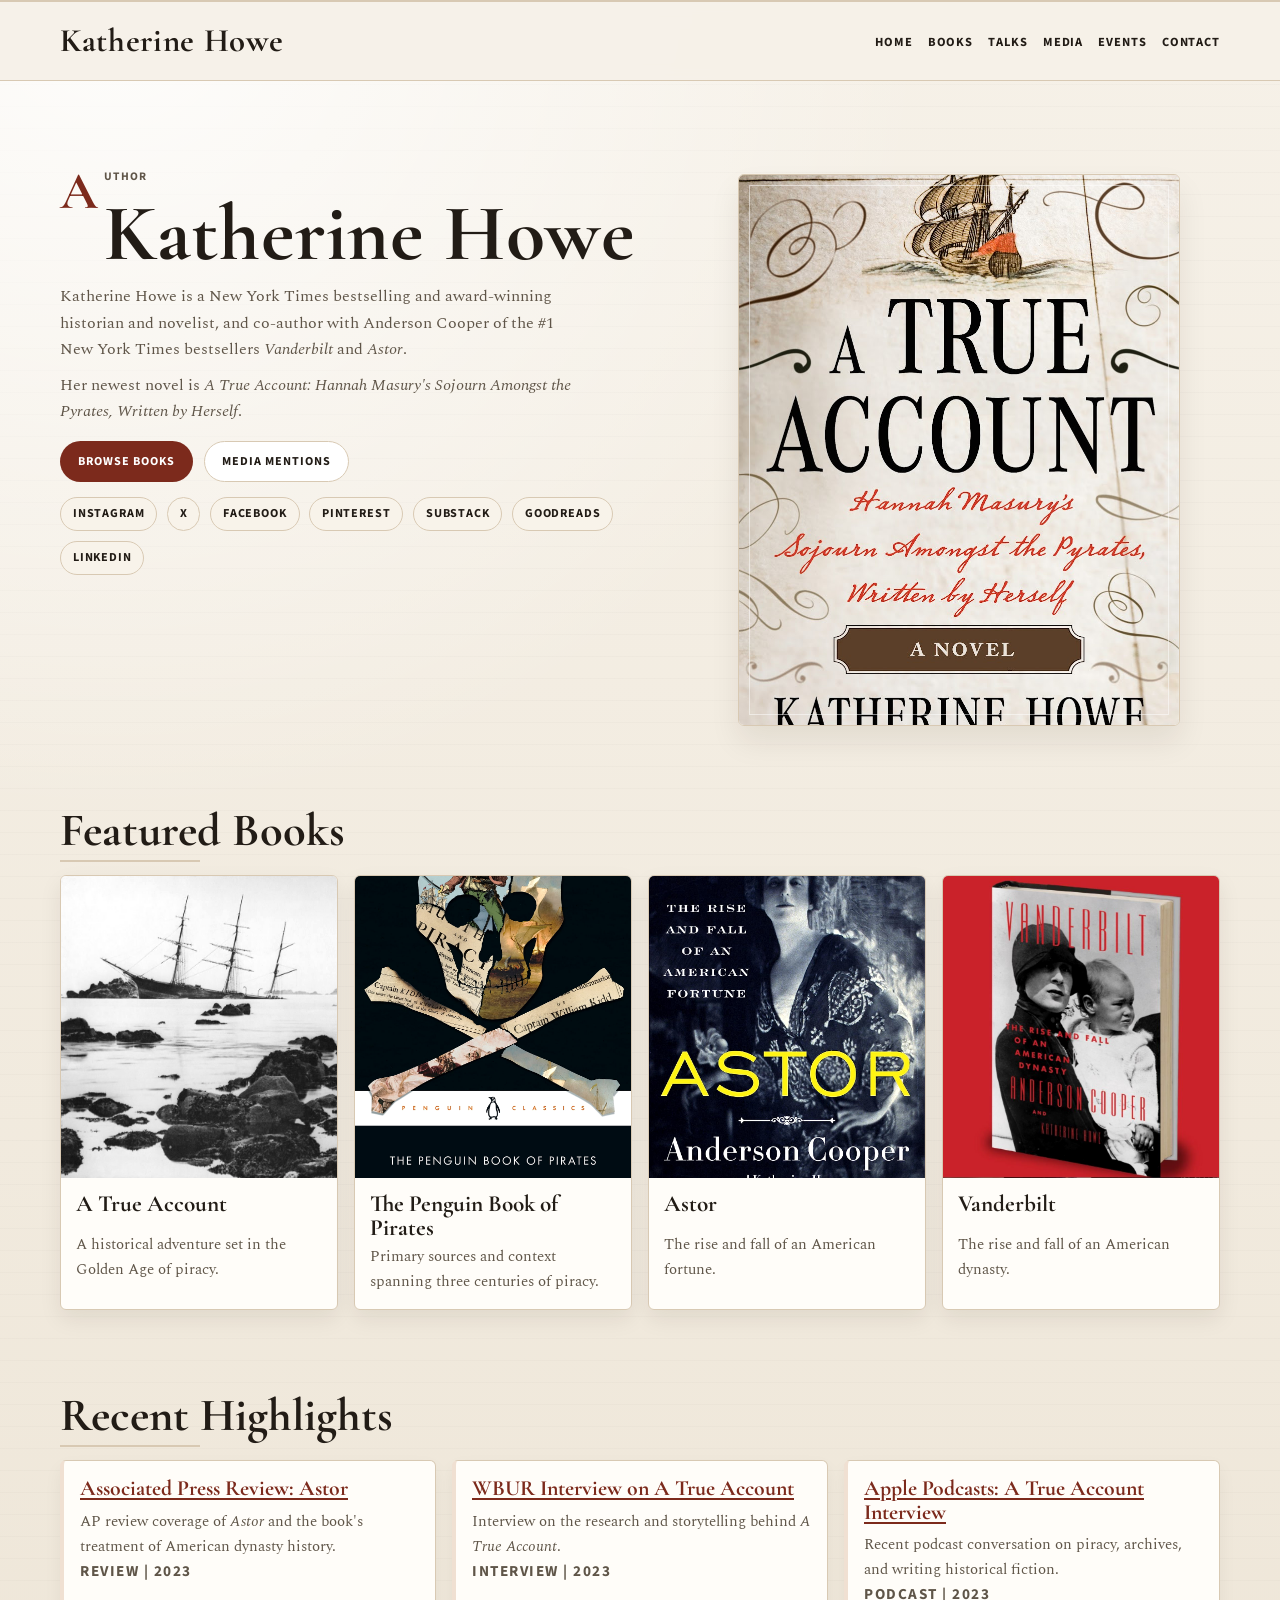
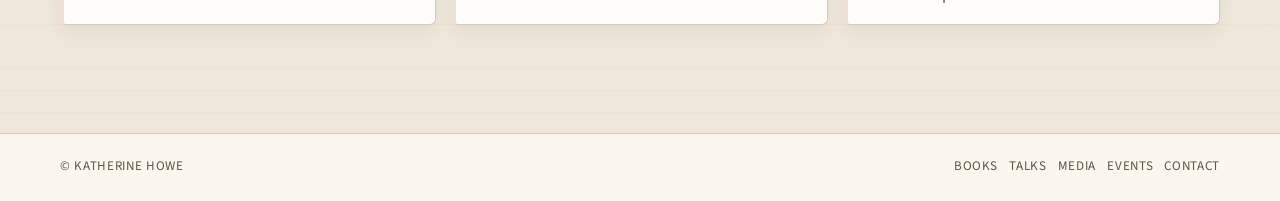
<file: index.html>
<!doctype html>
<html lang="en">
  <head>
    <meta charset="utf-8" />
    <meta name="viewport" content="width=device-width, initial-scale=1" />
    <title>Home | Katherine Howe</title>
    <meta
      name="description"
      content="Katherine Howe: books, talks, media mentions, podcasts, events, and contact information."
    />
    <link rel="canonical" href="https://proflouishyman.github.io/katherinehowe-site/" />
    <link rel="preconnect" href="https://fonts.googleapis.com" />
    <link rel="preconnect" href="https://fonts.gstatic.com" crossorigin />
    <link
      href="https://fonts.googleapis.com/css2?family=Cormorant+Garamond:wght@500;600;700&family=Source+Sans+3:wght@400;500;600;700&family=Spectral:wght@400;500;600&display=swap"
      rel="stylesheet"
    />
    <link rel="stylesheet" href="styles.css" />
  </head>
  <body>
    <header class="site-header">
      <div class="container header-inner">
        <a class="brand" href="./">Katherine Howe</a>
        <nav aria-label="Main navigation">
          <ul class="nav-list">
            <li><a href="./">Home</a></li>
            <li><a href="books/">Books</a></li>
            <li><a href="talks/">Talks</a></li>
            <li><a href="media/">Media</a></li>
            <li><a href="events/">Events</a></li>
            <li><a href="contact/">Contact</a></li>
          </ul>
        </nav>
      </div>
    </header>

    <main class="subpage-main">
      <div class="container">
        <section class="hero">
          <div class="hero-grid">
            <article>
              <p class="page-kicker">Author</p>
              <h1>Katherine Howe</h1>
              <p>
                Katherine Howe is a New York Times bestselling and award-winning historian and novelist, and
                co-author with Anderson Cooper of the #1 New York Times bestsellers <em>Vanderbilt</em> and
                <em>Astor</em>.
              </p>
              <p>
                Her newest novel is <em>A True Account: Hannah Masury's Sojourn Amongst the Pyrates, Written by Herself</em>.
              </p>
              <div class="cta-row">
                <a class="btn btn-solid" href="books/">Browse Books</a>
                <a class="btn btn-ghost" href="media/">Media Mentions</a>
              </div>
              <div class="social-row" aria-label="Social media links">
                <a class="social-chip" href="https://instagram.com/katherinebhowe/" target="_blank" rel="noopener noreferrer">Instagram</a>
                <a class="social-chip" href="https://twitter.com/katherinebhowe" target="_blank" rel="noopener noreferrer">X</a>
                <a class="social-chip" href="https://www.facebook.com/katherinebhowe/" target="_blank" rel="noopener noreferrer">Facebook</a>
                <a class="social-chip" href="https://www.pinterest.com/katherinebhowe/" target="_blank" rel="noopener noreferrer">Pinterest</a>
                <a class="social-chip" href="https://katherinebhowe.substack.com/" target="_blank" rel="noopener noreferrer">Substack</a>
                <a class="social-chip" href="https://www.goodreads.com/author/show/342135.Katherine_Howe" target="_blank" rel="noopener noreferrer">Goodreads</a>
                <a class="social-chip" href="https://www.linkedin.com/in/katherinehowe/" target="_blank" rel="noopener noreferrer">LinkedIn</a>
              </div>
            </article>
            <figure class="hero-image">
              <img src="assets/images/hero.jpg" alt="Katherine Howe portrait" />
            </figure>
          </div>
        </section>

        <section class="section">
          <h2 class="section-title">Featured Books</h2>
          <div class="book-grid">
            <article class="book-card">
              <img src="assets/images/atrueaccount.jpg" alt="A True Account cover" />
              <h3><a href="atrueaccount/">A True Account</a></h3>
              <p>A historical adventure set in the Golden Age of piracy.</p>
            </article>
            <article class="book-card">
              <img src="assets/images/pirates.jpg" alt="The Penguin Book of Pirates cover" />
              <h3><a href="https://www.katherinehowe.com/penguinbookofpirates" target="_blank" rel="noopener noreferrer">The Penguin Book of Pirates</a></h3>
              <p>Primary sources and context spanning three centuries of piracy.</p>
            </article>
            <article class="book-card">
              <img src="assets/images/astor.jpg" alt="Astor cover" />
              <h3><a href="astor/">Astor</a></h3>
              <p>The rise and fall of an American fortune.</p>
            </article>
            <article class="book-card">
              <img src="assets/images/vanderbilt.jpg" alt="Vanderbilt cover" />
              <h3><a href="vanderbilt/">Vanderbilt</a></h3>
              <p>The rise and fall of an American dynasty.</p>
            </article>
          </div>
        </section>

        <section class="section">
          <h2 class="section-title">Recent Highlights</h2>
          <div class="mention-grid">
            <article class="mention-card">
              <h3><a href="https://apnews.com/article/anderson-cooper-astor-family-book-review-1d079a24d773262e85c2c03100139ada" target="_blank" rel="noopener noreferrer">Associated Press Review: Astor</a></h3>
              <p>AP review coverage of <em>Astor</em> and the book's treatment of American dynasty history.</p>
              <p class="meta">Review | 2023</p>
            </article>
            <article class="mention-card">
              <h3><a href="https://www.wbur.org/news/2023/11/20/katherine-howe-new-novel-a-true-account" target="_blank" rel="noopener noreferrer">WBUR Interview on A True Account</a></h3>
              <p>Interview on the research and storytelling behind <em>A True Account</em>.</p>
              <p class="meta">Interview | 2023</p>
            </article>
            <article class="mention-card">
              <h3><a href="https://podcasts.apple.com/us/podcast/a-true-account-of-pirates-with-katherine-howe/id1643770324?i=1000635769722" target="_blank" rel="noopener noreferrer">Apple Podcasts: A True Account Interview</a></h3>
              <p>Recent podcast conversation on piracy, archives, and writing historical fiction.</p>
              <p class="meta">Podcast | 2023</p>
            </article>
          </div>
        </section>
      </div>
    </main>

    <footer class="site-footer">
      <div class="container footer-inner">
        <p>&copy; Katherine Howe</p>
        <div class="footer-links">
          <a href="books/">Books</a>
          <a href="talks/">Talks</a>
          <a href="media/">Media</a>
          <a href="events/">Events</a>
          <a href="contact/">Contact</a>
        </div>
      </div>
    </footer>
  </body>
</html>
</file>
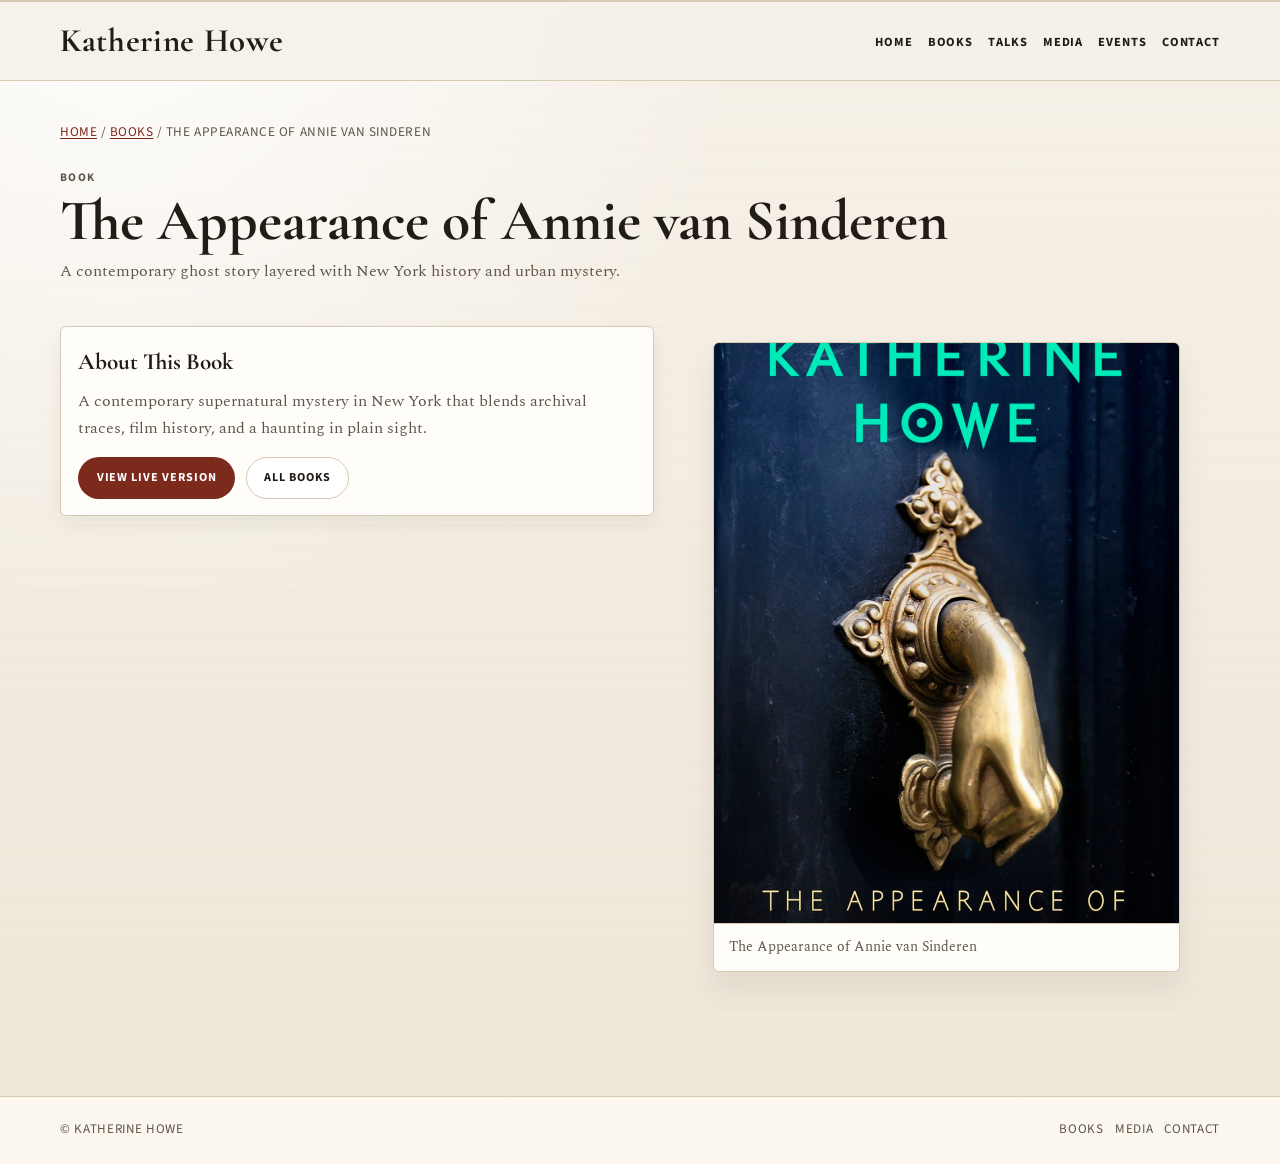
<file: annievansinderen/index.html>
<!doctype html>
<html lang="en">
  <head>
    <meta charset="utf-8" />
    <meta name="viewport" content="width=device-width, initial-scale=1" />
    <title>The Appearance of Annie van Sinderen | Katherine Howe</title>
    <meta name="description" content="A contemporary ghost story layered with New York history and urban mystery." />
    <link rel="canonical" href="https://proflouishyman.github.io/katherinehowe-site/annievansinderen/" />
    <link rel="preconnect" href="https://fonts.googleapis.com" />
    <link rel="preconnect" href="https://fonts.gstatic.com" crossorigin />
    <link
      href="https://fonts.googleapis.com/css2?family=Cormorant+Garamond:wght@500;600;700&family=Source+Sans+3:wght@400;500;600;700&family=Spectral:wght@400;500;600&display=swap"
      rel="stylesheet"
    />
    <link rel="stylesheet" href="../styles.css" />
  </head>
  <body>
    <header class="site-header">
      <div class="container header-inner">
        <a class="brand" href="../">Katherine Howe</a>
        <nav aria-label="Main navigation">
          <ul class="nav-list">
            <li><a href="../">Home</a></li>
            <li><a href="../books/">Books</a></li>
            <li><a href="../talks/">Talks</a></li>
            <li><a href="../media/">Media</a></li>
            <li><a href="../events/">Events</a></li>
            <li><a href="../contact/">Contact</a></li>
          </ul>
        </nav>
      </div>
    </header>

    <main class="subpage-main">
      <div class="container">
        <p class="breadcrumb"><a href="../">Home</a> / <a href="../books/">Books</a> / The Appearance of Annie van Sinderen</p>
        <section class="page-hero">
          <p class="page-kicker">Book</p>
          <h1>The Appearance of Annie van Sinderen</h1>
          <p class="lead">A contemporary ghost story layered with New York history and urban mystery.</p>
        </section>

        <section class="split-layout section">
          <article class="info-card">
            <h3>About This Book</h3>
            <p>
              A contemporary supernatural mystery in New York that blends archival traces, film history,
              and a haunting in plain sight.
            </p>
            <div class="cta-row">
              <a class="btn btn-solid" href="https://www.katherinehowe.com/annievansinderen" target="_blank" rel="noopener noreferrer">View Live Version</a>
              <a class="btn btn-ghost" href="../books/">All books</a>
            </div>
          </article>

          <figure class="media-box">
            <img src="../assets/images/annie-van-sinderen.jpg" alt="The Appearance of Annie van Sinderen cover" />
            <figcaption>The Appearance of Annie van Sinderen</figcaption>
          </figure>
        </section>
      </div>
    </main>

    <footer class="site-footer">
      <div class="container footer-inner">
        <p>&copy; Katherine Howe</p>
        <div class="footer-links">
          <a href="../books/">Books</a>
          <a href="../media/">Media</a>
          <a href="../contact/">Contact</a>
        </div>
      </div>
    </footer>
  </body>
</html>
</file>
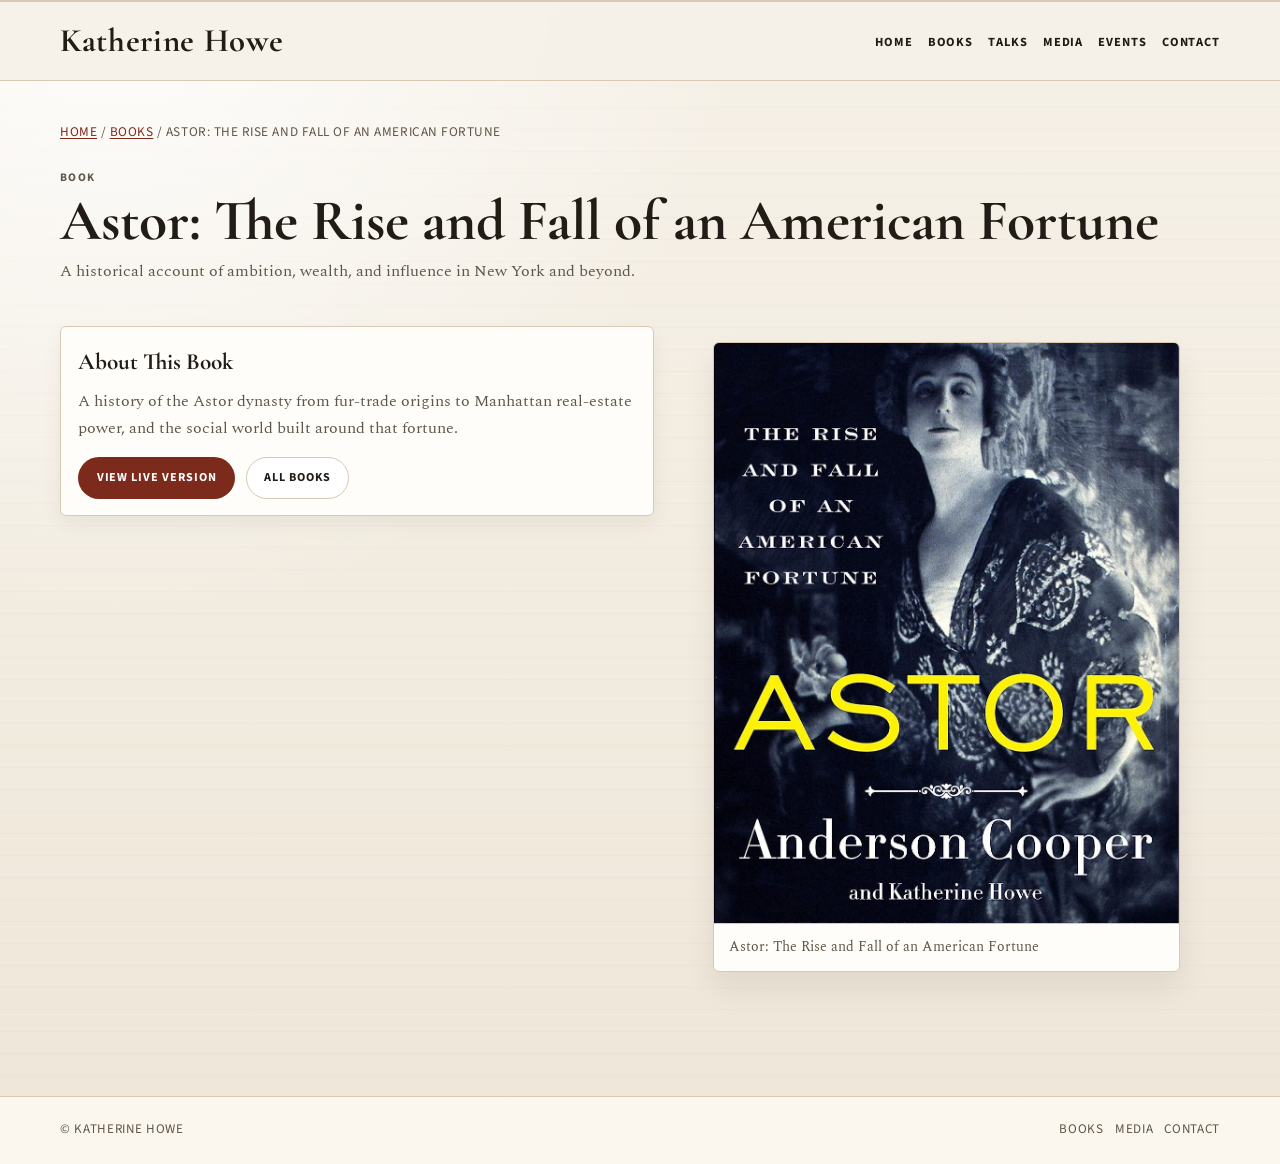
<file: astor/index.html>
<!doctype html>
<html lang="en">
  <head>
    <meta charset="utf-8" />
    <meta name="viewport" content="width=device-width, initial-scale=1" />
    <title>Astor: The Rise and Fall of an American Fortune | Katherine Howe</title>
    <meta name="description" content="A historical account of ambition, wealth, and influence in New York and beyond." />
    <link rel="canonical" href="https://proflouishyman.github.io/katherinehowe-site/astor/" />
    <link rel="preconnect" href="https://fonts.googleapis.com" />
    <link rel="preconnect" href="https://fonts.gstatic.com" crossorigin />
    <link
      href="https://fonts.googleapis.com/css2?family=Cormorant+Garamond:wght@500;600;700&family=Source+Sans+3:wght@400;500;600;700&family=Spectral:wght@400;500;600&display=swap"
      rel="stylesheet"
    />
    <link rel="stylesheet" href="../styles.css" />
  </head>
  <body>
    <header class="site-header">
      <div class="container header-inner">
        <a class="brand" href="../">Katherine Howe</a>
        <nav aria-label="Main navigation">
          <ul class="nav-list">
            <li><a href="../">Home</a></li>
            <li><a href="../books/">Books</a></li>
            <li><a href="../talks/">Talks</a></li>
            <li><a href="../media/">Media</a></li>
            <li><a href="../events/">Events</a></li>
            <li><a href="../contact/">Contact</a></li>
          </ul>
        </nav>
      </div>
    </header>

    <main class="subpage-main">
      <div class="container">
        <p class="breadcrumb"><a href="../">Home</a> / <a href="../books/">Books</a> / Astor: The Rise and Fall of an American Fortune</p>
        <section class="page-hero">
          <p class="page-kicker">Book</p>
          <h1>Astor: The Rise and Fall of an American Fortune</h1>
          <p class="lead">A historical account of ambition, wealth, and influence in New York and beyond.</p>
        </section>

        <section class="split-layout section">
          <article class="info-card">
            <h3>About This Book</h3>
            <p>
              A history of the Astor dynasty from fur-trade origins to Manhattan real-estate power, and the social
              world built around that fortune.
            </p>
            <div class="cta-row">
              <a class="btn btn-solid" href="https://www.katherinehowe.com/astor" target="_blank" rel="noopener noreferrer">View Live Version</a>
              <a class="btn btn-ghost" href="../books/">All books</a>
            </div>
          </article>

          <figure class="media-box">
            <img src="../assets/images/astor.jpg" alt="Astor: The Rise and Fall of an American Fortune cover" />
            <figcaption>Astor: The Rise and Fall of an American Fortune</figcaption>
          </figure>
        </section>
      </div>
    </main>

    <footer class="site-footer">
      <div class="container footer-inner">
        <p>&copy; Katherine Howe</p>
        <div class="footer-links">
          <a href="../books/">Books</a>
          <a href="../media/">Media</a>
          <a href="../contact/">Contact</a>
        </div>
      </div>
    </footer>
  </body>
</html>
</file>
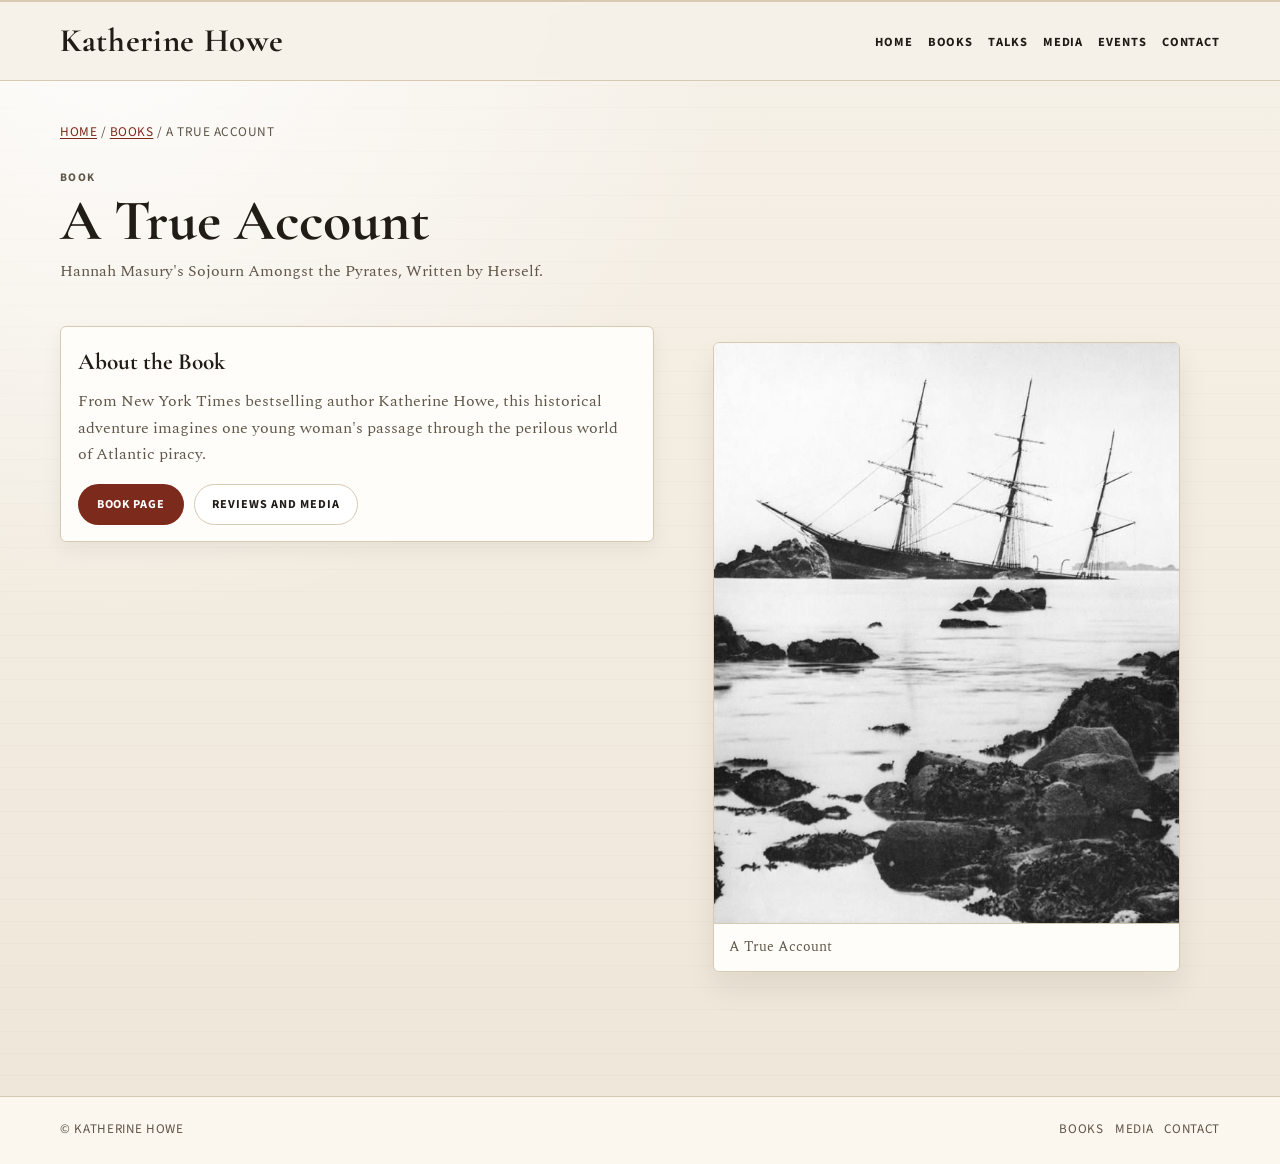
<file: atrueaccount/index.html>
<!doctype html>
<html lang="en">
  <head>
    <meta charset="utf-8" />
    <meta name="viewport" content="width=device-width, initial-scale=1" />
    <title>A True Account | Katherine Howe</title>
    <meta
      name="description"
      content="A True Account: Hannah Masury's Sojourn Amongst the Pyrates, Written by Herself by Katherine Howe."
    />
    <link rel="canonical" href="https://proflouishyman.github.io/katherinehowe-site/atrueaccount/" />
    <link rel="preconnect" href="https://fonts.googleapis.com" />
    <link rel="preconnect" href="https://fonts.gstatic.com" crossorigin />
    <link
      href="https://fonts.googleapis.com/css2?family=Cormorant+Garamond:wght@500;600;700&family=Source+Sans+3:wght@400;500;600;700&family=Spectral:wght@400;500;600&display=swap"
      rel="stylesheet"
    />
    <link rel="stylesheet" href="../styles.css" />
  </head>
  <body>
    <header class="site-header">
      <div class="container header-inner">
        <a class="brand" href="../">Katherine Howe</a>
        <nav aria-label="Main navigation">
          <ul class="nav-list">
            <li><a href="../">Home</a></li>
            <li><a href="../books/">Books</a></li>
            <li><a href="../talks/">Talks</a></li>
            <li><a href="../media/">Media</a></li>
            <li><a href="../events/">Events</a></li>
            <li><a href="../contact/">Contact</a></li>
          </ul>
        </nav>
      </div>
    </header>

    <main class="subpage-main">
      <div class="container">
        <p class="breadcrumb"><a href="../">Home</a> / <a href="../books/">Books</a> / A True Account</p>

        <section class="page-hero">
          <p class="page-kicker">Book</p>
          <h1>A True Account</h1>
          <p class="lead">Hannah Masury's Sojourn Amongst the Pyrates, Written by Herself.</p>
        </section>

        <section class="split-layout section">
          <article class="info-card">
            <h3>About the Book</h3>
            <p>
              From New York Times bestselling author Katherine Howe, this historical adventure imagines one young
              woman's passage through the perilous world of Atlantic piracy.
            </p>
            <div class="cta-row">
              <a class="btn btn-solid" href="https://www.katherinehowe.com/atrueaccount" target="_blank" rel="noopener noreferrer">Book Page</a>
              <a class="btn btn-ghost" href="../media/">Reviews and Media</a>
            </div>
          </article>

          <figure class="media-box">
            <img src="../assets/images/atrueaccount.jpg" alt="A True Account cover" />
            <figcaption>A True Account</figcaption>
          </figure>
        </section>
      </div>
    </main>

    <footer class="site-footer">
      <div class="container footer-inner">
        <p>&copy; Katherine Howe</p>
        <div class="footer-links">
          <a href="../books/">Books</a>
          <a href="../media/">Media</a>
          <a href="../contact/">Contact</a>
        </div>
      </div>
    </footer>
  </body>
</html>
</file>
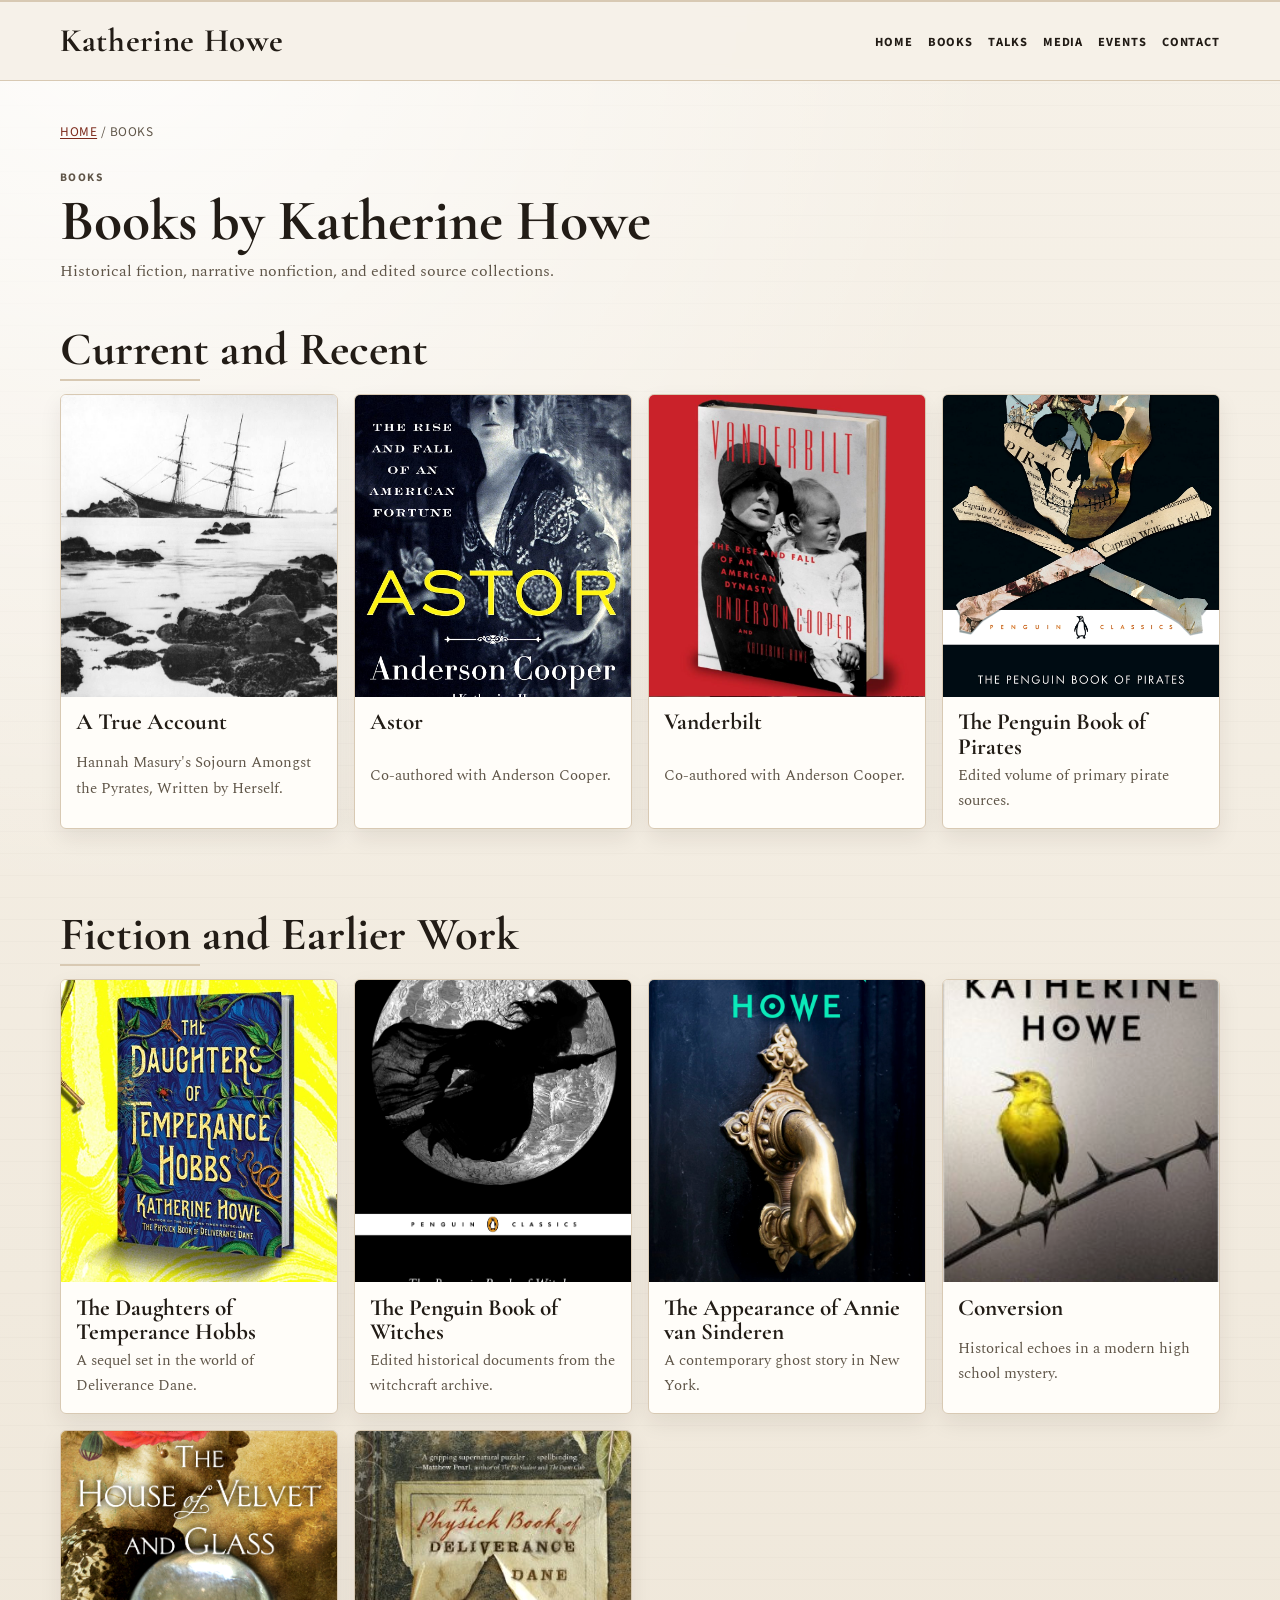
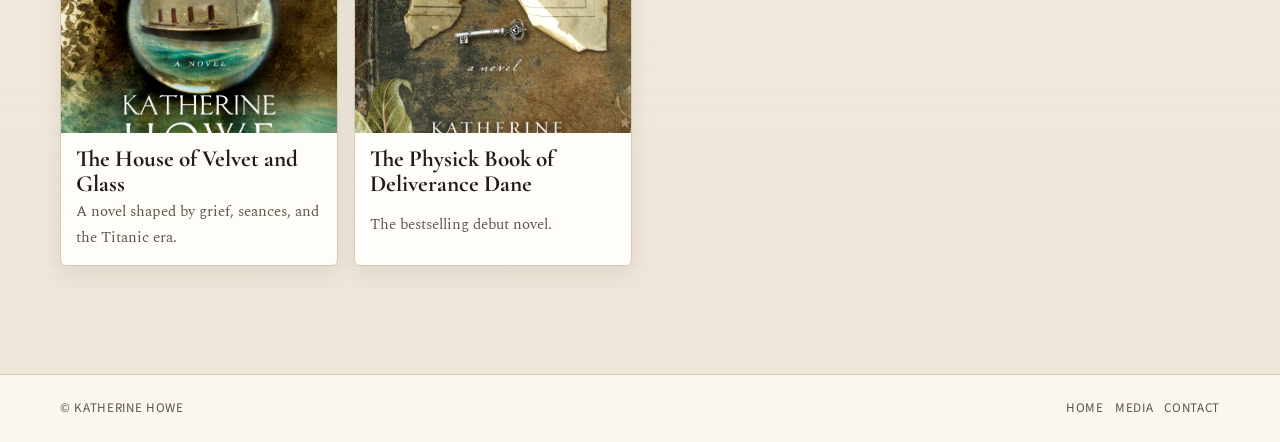
<file: books/index.html>
<!doctype html>
<html lang="en">
  <head>
    <meta charset="utf-8" />
    <meta name="viewport" content="width=device-width, initial-scale=1" />
    <title>Books | Katherine Howe</title>
    <meta name="description" content="Books by Katherine Howe, including A True Account, Astor, Vanderbilt, and earlier fiction." />
    <link rel="canonical" href="https://proflouishyman.github.io/katherinehowe-site/books/" />
    <link rel="preconnect" href="https://fonts.googleapis.com" />
    <link rel="preconnect" href="https://fonts.gstatic.com" crossorigin />
    <link
      href="https://fonts.googleapis.com/css2?family=Cormorant+Garamond:wght@500;600;700&family=Source+Sans+3:wght@400;500;600;700&family=Spectral:wght@400;500;600&display=swap"
      rel="stylesheet"
    />
    <link rel="stylesheet" href="../styles.css" />
  </head>
  <body>
    <header class="site-header">
      <div class="container header-inner">
        <a class="brand" href="../">Katherine Howe</a>
        <nav aria-label="Main navigation">
          <ul class="nav-list">
            <li><a href="../">Home</a></li>
            <li><a href="../books/">Books</a></li>
            <li><a href="../talks/">Talks</a></li>
            <li><a href="../media/">Media</a></li>
            <li><a href="../events/">Events</a></li>
            <li><a href="../contact/">Contact</a></li>
          </ul>
        </nav>
      </div>
    </header>

    <main class="subpage-main">
      <div class="container">
        <p class="breadcrumb"><a href="../">Home</a> / Books</p>

        <section class="page-hero">
          <p class="page-kicker">Books</p>
          <h1>Books by Katherine Howe</h1>
          <p class="lead">
            Historical fiction, narrative nonfiction, and edited source collections.
          </p>
        </section>

        <section class="section">
          <h2 class="section-title">Current and Recent</h2>
          <div class="book-grid">
            <article class="book-card">
              <img src="../assets/images/atrueaccount.jpg" alt="A True Account cover" />
              <h3><a href="../atrueaccount/">A True Account</a></h3>
              <p>Hannah Masury's Sojourn Amongst the Pyrates, Written by Herself.</p>
            </article>
            <article class="book-card">
              <img src="../assets/images/astor.jpg" alt="Astor cover" />
              <h3><a href="../astor/">Astor</a></h3>
              <p>Co-authored with Anderson Cooper.</p>
            </article>
            <article class="book-card">
              <img src="../assets/images/vanderbilt.jpg" alt="Vanderbilt cover" />
              <h3><a href="../vanderbilt/">Vanderbilt</a></h3>
              <p>Co-authored with Anderson Cooper.</p>
            </article>
            <article class="book-card">
              <img src="../assets/images/pirates.jpg" alt="The Penguin Book of Pirates cover" />
              <h3><a href="https://www.katherinehowe.com/penguinbookofpirates" target="_blank" rel="noopener noreferrer">The Penguin Book of Pirates</a></h3>
              <p>Edited volume of primary pirate sources.</p>
            </article>
          </div>
        </section>

        <section class="section">
          <h2 class="section-title">Fiction and Earlier Work</h2>
          <div class="book-grid">
            <article class="book-card">
              <img src="../assets/images/temperancehobbs.jpg" alt="The Daughters of Temperance Hobbs cover" />
              <h3><a href="https://www.katherinehowe.com/temperancehobbs" target="_blank" rel="noopener noreferrer">The Daughters of Temperance Hobbs</a></h3>
              <p>A sequel set in the world of Deliverance Dane.</p>
            </article>
            <article class="book-card">
              <img src="../assets/images/witches.jpg" alt="The Penguin Book of Witches cover" />
              <h3><a href="https://www.katherinehowe.com/the-penguin-book-of-witches" target="_blank" rel="noopener noreferrer">The Penguin Book of Witches</a></h3>
              <p>Edited historical documents from the witchcraft archive.</p>
            </article>
            <article class="book-card">
              <img src="../assets/images/annie-van-sinderen.jpg" alt="The Appearance of Annie van Sinderen cover" />
              <h3><a href="../annievansinderen/">The Appearance of Annie van Sinderen</a></h3>
              <p>A contemporary ghost story in New York.</p>
            </article>
            <article class="book-card">
              <img src="../assets/images/conversion.jpg" alt="Conversion cover" />
              <h3><a href="../conversion/">Conversion</a></h3>
              <p>Historical echoes in a modern high school mystery.</p>
            </article>
            <article class="book-card">
              <img src="../assets/images/house-of-velvet.jpg" alt="The House of Velvet and Glass cover" />
              <h3><a href="../the-house-of-velvet-and-glass/">The House of Velvet and Glass</a></h3>
              <p>A novel shaped by grief, seances, and the Titanic era.</p>
            </article>
            <article class="book-card">
              <img src="../assets/images/physickbook.jpg" alt="The Physick Book of Deliverance Dane cover" />
              <h3><a href="../physickbook/">The Physick Book of Deliverance Dane</a></h3>
              <p>The bestselling debut novel.</p>
            </article>
          </div>
        </section>

      </div>
    </main>

    <footer class="site-footer">
      <div class="container footer-inner">
        <p>&copy; Katherine Howe</p>
        <div class="footer-links">
          <a href="../">Home</a>
          <a href="../media/">Media</a>
          <a href="../contact/">Contact</a>
        </div>
      </div>
    </footer>
  </body>
</html>
</file>
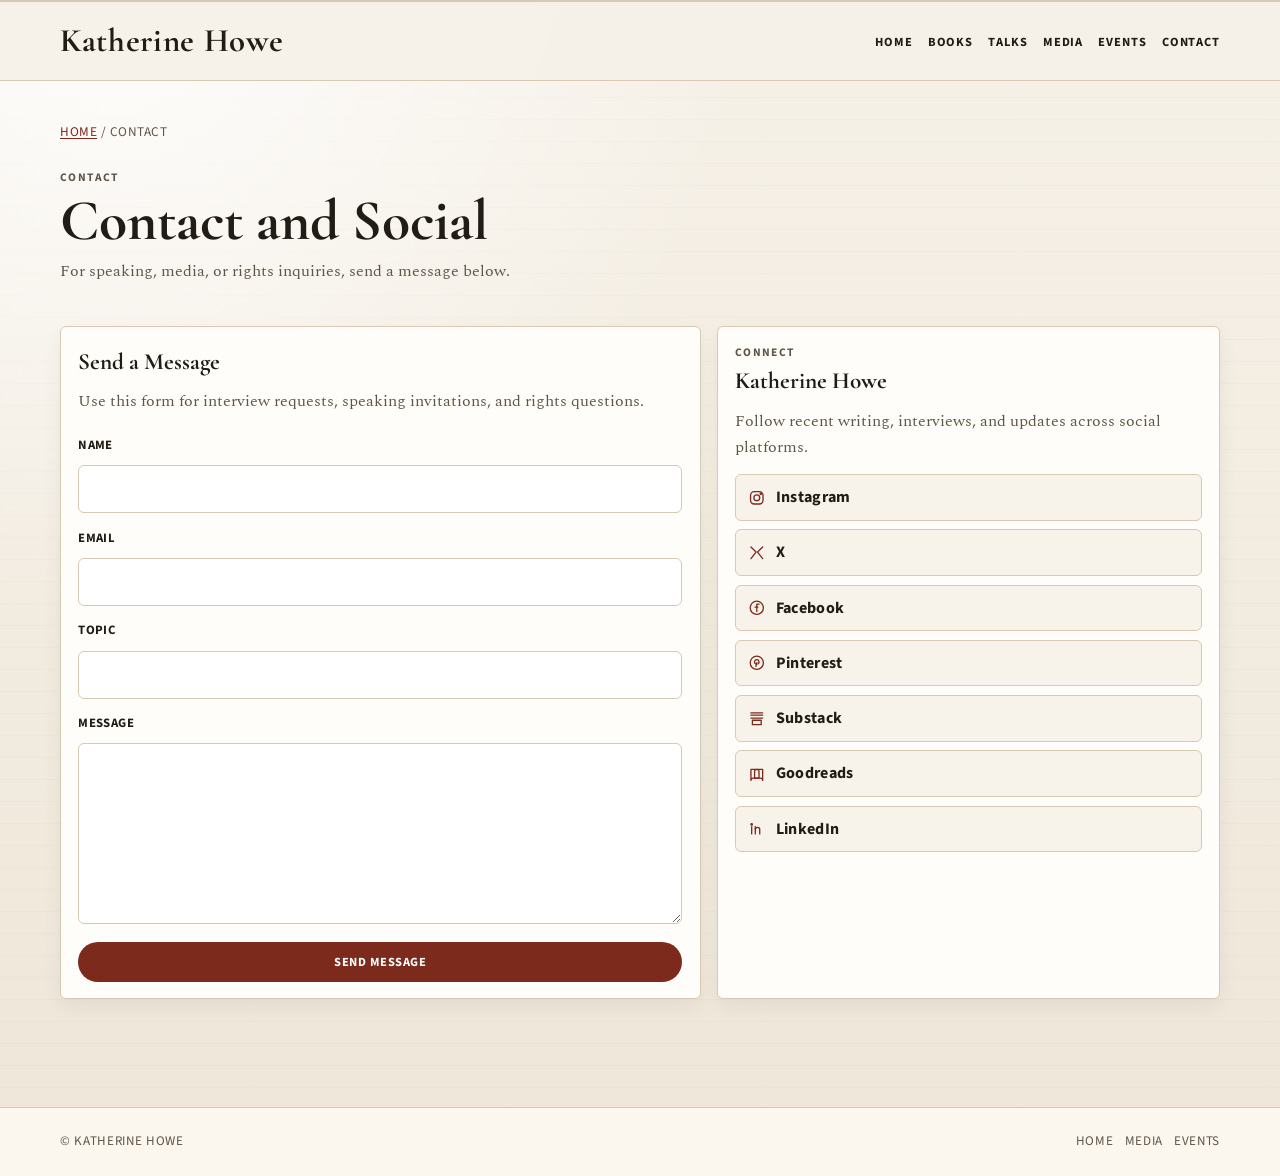
<file: contact/index.html>
<!doctype html>
<html lang="en">
  <head>
    <meta charset="utf-8" />
    <meta name="viewport" content="width=device-width, initial-scale=1" />
    <title>Contact | Katherine Howe</title>
    <meta name="description" content="Contact and social links for Katherine Howe." />
    <link rel="canonical" href="https://proflouishyman.github.io/katherinehowe-site/contact/" />
    <link rel="preconnect" href="https://fonts.googleapis.com" />
    <link rel="preconnect" href="https://fonts.gstatic.com" crossorigin />
    <link
      href="https://fonts.googleapis.com/css2?family=Cormorant+Garamond:wght@500;600;700&family=Source+Sans+3:wght@400;500;600;700&family=Spectral:wght@400;500;600&display=swap"
      rel="stylesheet"
    />
    <link rel="stylesheet" href="../styles.css" />
  </head>
  <body>
    <header class="site-header">
      <div class="container header-inner">
        <a class="brand" href="../">Katherine Howe</a>
        <nav aria-label="Main navigation">
          <ul class="nav-list">
            <li><a href="../">Home</a></li>
            <li><a href="../books/">Books</a></li>
            <li><a href="../talks/">Talks</a></li>
            <li><a href="../media/">Media</a></li>
            <li><a href="../events/">Events</a></li>
            <li><a href="../contact/">Contact</a></li>
          </ul>
        </nav>
      </div>
    </header>

    <main class="subpage-main">
      <div class="container">
        <p class="breadcrumb"><a href="../">Home</a> / Contact</p>

        <section class="page-hero">
          <p class="page-kicker">Contact</p>
          <h1>Contact and Social</h1>
          <p class="lead">For speaking, media, or rights inquiries, send a message below.</p>
        </section>

        <section class="section contact-layout" id="contact">
          <article class="info-card contact-card">
            <h3>Send a Message</h3>
            <p class="section-intro">Use this form for interview requests, speaking invitations, and rights questions.</p>
            <!-- Static form endpoint keeps submissions working on GitHub Pages. -->
            <form class="contact-form" action="https://formsubmit.co/katherine@katherinehowe.com" method="POST">
              <input type="hidden" name="_subject" value="New message from katherinehowe.com/contact" />
              <input type="hidden" name="_next" value="https://proflouishyman.github.io/katherinehowe-site/contact/?sent=1#contact" />
              <input type="hidden" name="_captcha" value="false" />
              <input type="text" name="_honey" tabindex="-1" autocomplete="off" class="honeypot" />

              <label for="name">Name</label>
              <input id="name" name="name" type="text" required />

              <label for="email">Email</label>
              <input id="email" name="email" type="email" required />

              <label for="topic">Topic</label>
              <input id="topic" name="topic" type="text" />

              <label for="message">Message</label>
              <textarea id="message" name="message" rows="6" required></textarea>

              <button type="submit">Send Message</button>
            </form>
          </article>

          <article class="info-card profile-card">
            <p class="page-kicker">Connect</p>
            <h3>Katherine Howe</h3>
            <p>Follow recent writing, interviews, and updates across social platforms.</p>
            <ul class="social-icon-list">
              <li>
                <a class="social-link" href="https://instagram.com/katherinebhowe/" target="_blank" rel="noopener noreferrer">
                  <span class="platform-icon" aria-hidden="true">
                    <svg viewBox="0 0 24 24"><rect x="3.5" y="3.5" width="17" height="17" rx="5"></rect><circle cx="12" cy="12" r="4"></circle><circle cx="17.4" cy="6.6" r="0.9"></circle></svg>
                  </span>
                  <span>Instagram</span>
                </a>
              </li>
              <li>
                <a class="social-link" href="https://twitter.com/katherinebhowe" target="_blank" rel="noopener noreferrer">
                  <span class="platform-icon" aria-hidden="true">
                    <svg viewBox="0 0 24 24"><path d="M4 4l7 7-7 9"></path><path d="M20 4l-7 7 7 9"></path></svg>
                  </span>
                  <span>X</span>
                </a>
              </li>
              <li>
                <a class="social-link" href="https://www.facebook.com/katherinebhowe/" target="_blank" rel="noopener noreferrer">
                  <span class="platform-icon" aria-hidden="true">
                    <svg viewBox="0 0 24 24"><circle cx="12" cy="12" r="9"></circle><path d="M13 7h2"></path><path d="M12 7v10"></path><path d="M9.5 11h4"></path></svg>
                  </span>
                  <span>Facebook</span>
                </a>
              </li>
              <li>
                <a class="social-link" href="https://www.pinterest.com/katherinebhowe/" target="_blank" rel="noopener noreferrer">
                  <span class="platform-icon" aria-hidden="true">
                    <svg viewBox="0 0 24 24"><circle cx="12" cy="12" r="9"></circle><path d="M10.8 16.8l1.3-5"></path><path d="M12 7.6a3.2 3.2 0 0 0-1.5 6"></path><path d="M12 7.6a3.2 3.2 0 0 1 1.5 6"></path></svg>
                  </span>
                  <span>Pinterest</span>
                </a>
              </li>
              <li>
                <a class="social-link" href="https://katherinebhowe.substack.com/" target="_blank" rel="noopener noreferrer">
                  <span class="platform-icon" aria-hidden="true">
                    <svg viewBox="0 0 24 24"><path d="M4 7h16"></path><path d="M4 11h16"></path><path d="M6 14h12v6H6z"></path><path d="M4 4h16"></path></svg>
                  </span>
                  <span>Substack</span>
                </a>
              </li>
              <li>
                <a class="social-link" href="https://www.goodreads.com/author/show/342135.Katherine_Howe" target="_blank" rel="noopener noreferrer">
                  <span class="platform-icon" aria-hidden="true">
                    <svg viewBox="0 0 24 24"><path d="M4 6h8a3 3 0 0 1 3 3v9H7a3 3 0 0 0-3 3z"></path><path d="M20 6h-8a3 3 0 0 0-3 3v9h8a3 3 0 0 1 3 3z"></path></svg>
                  </span>
                  <span>Goodreads</span>
                </a>
              </li>
              <li>
                <a class="social-link" href="https://www.linkedin.com/in/katherinehowe/" target="_blank" rel="noopener noreferrer">
                  <span class="platform-icon" aria-hidden="true">
                    <svg viewBox="0 0 24 24"><path d="M5 9v10"></path><circle cx="5" cy="6" r="1"></circle><path d="M10 19v-6a3 3 0 0 1 6 0v6"></path><path d="M10 13v-4"></path></svg>
                  </span>
                  <span>LinkedIn</span>
                </a>
              </li>
            </ul>
          </article>
        </section>
      </div>
    </main>

    <footer class="site-footer">
      <div class="container footer-inner">
        <p>&copy; Katherine Howe</p>
        <div class="footer-links">
          <a href="../">Home</a>
          <a href="../media/">Media</a>
          <a href="../events/">Events</a>
        </div>
      </div>
    </footer>
  </body>
</html>
</file>
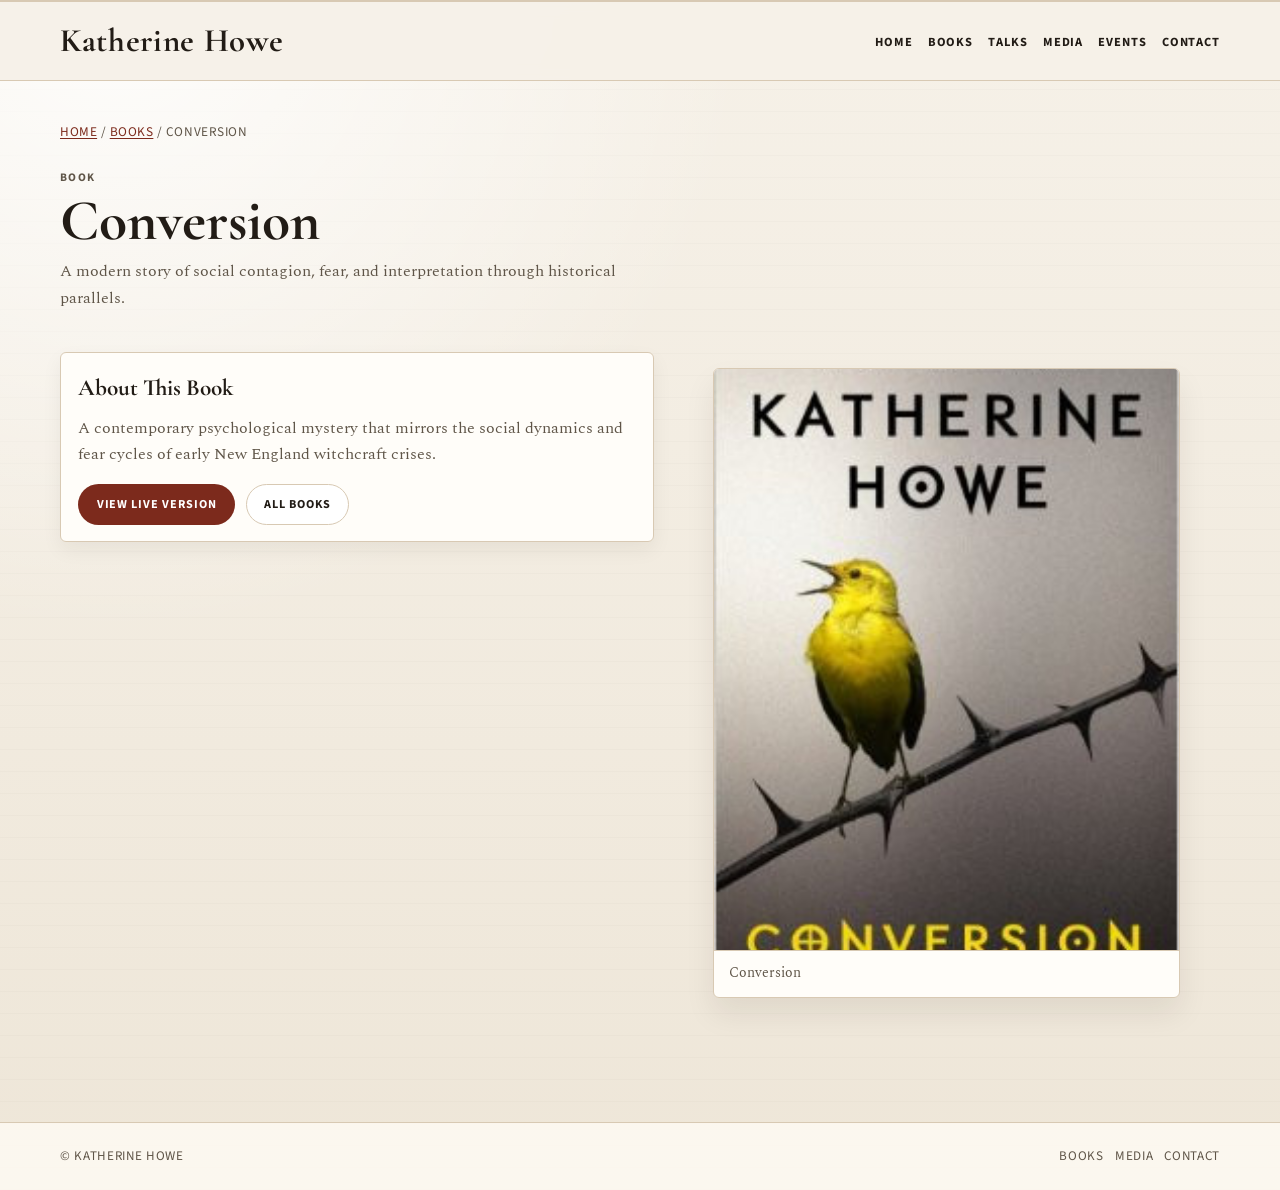
<file: conversion/index.html>
<!doctype html>
<html lang="en">
  <head>
    <meta charset="utf-8" />
    <meta name="viewport" content="width=device-width, initial-scale=1" />
    <title>Conversion | Katherine Howe</title>
    <meta name="description" content="A modern story of social contagion, fear, and interpretation through historical parallels." />
    <link rel="canonical" href="https://proflouishyman.github.io/katherinehowe-site/conversion/" />
    <link rel="preconnect" href="https://fonts.googleapis.com" />
    <link rel="preconnect" href="https://fonts.gstatic.com" crossorigin />
    <link
      href="https://fonts.googleapis.com/css2?family=Cormorant+Garamond:wght@500;600;700&family=Source+Sans+3:wght@400;500;600;700&family=Spectral:wght@400;500;600&display=swap"
      rel="stylesheet"
    />
    <link rel="stylesheet" href="../styles.css" />
  </head>
  <body>
    <header class="site-header">
      <div class="container header-inner">
        <a class="brand" href="../">Katherine Howe</a>
        <nav aria-label="Main navigation">
          <ul class="nav-list">
            <li><a href="../">Home</a></li>
            <li><a href="../books/">Books</a></li>
            <li><a href="../talks/">Talks</a></li>
            <li><a href="../media/">Media</a></li>
            <li><a href="../events/">Events</a></li>
            <li><a href="../contact/">Contact</a></li>
          </ul>
        </nav>
      </div>
    </header>

    <main class="subpage-main">
      <div class="container">
        <p class="breadcrumb"><a href="../">Home</a> / <a href="../books/">Books</a> / Conversion</p>
        <section class="page-hero">
          <p class="page-kicker">Book</p>
          <h1>Conversion</h1>
          <p class="lead">A modern story of social contagion, fear, and interpretation through historical parallels.</p>
        </section>

        <section class="split-layout section">
          <article class="info-card">
            <h3>About This Book</h3>
            <p>
              A contemporary psychological mystery that mirrors the social dynamics and fear cycles of early
              New England witchcraft crises.
            </p>
            <div class="cta-row">
              <a class="btn btn-solid" href="https://www.katherinehowe.com/conversion" target="_blank" rel="noopener noreferrer">View Live Version</a>
              <a class="btn btn-ghost" href="../books/">All books</a>
            </div>
          </article>

          <figure class="media-box">
            <img src="../assets/images/conversion.jpg" alt="Conversion cover" />
            <figcaption>Conversion</figcaption>
          </figure>
        </section>
      </div>
    </main>

    <footer class="site-footer">
      <div class="container footer-inner">
        <p>&copy; Katherine Howe</p>
        <div class="footer-links">
          <a href="../books/">Books</a>
          <a href="../media/">Media</a>
          <a href="../contact/">Contact</a>
        </div>
      </div>
    </footer>
  </body>
</html>
</file>
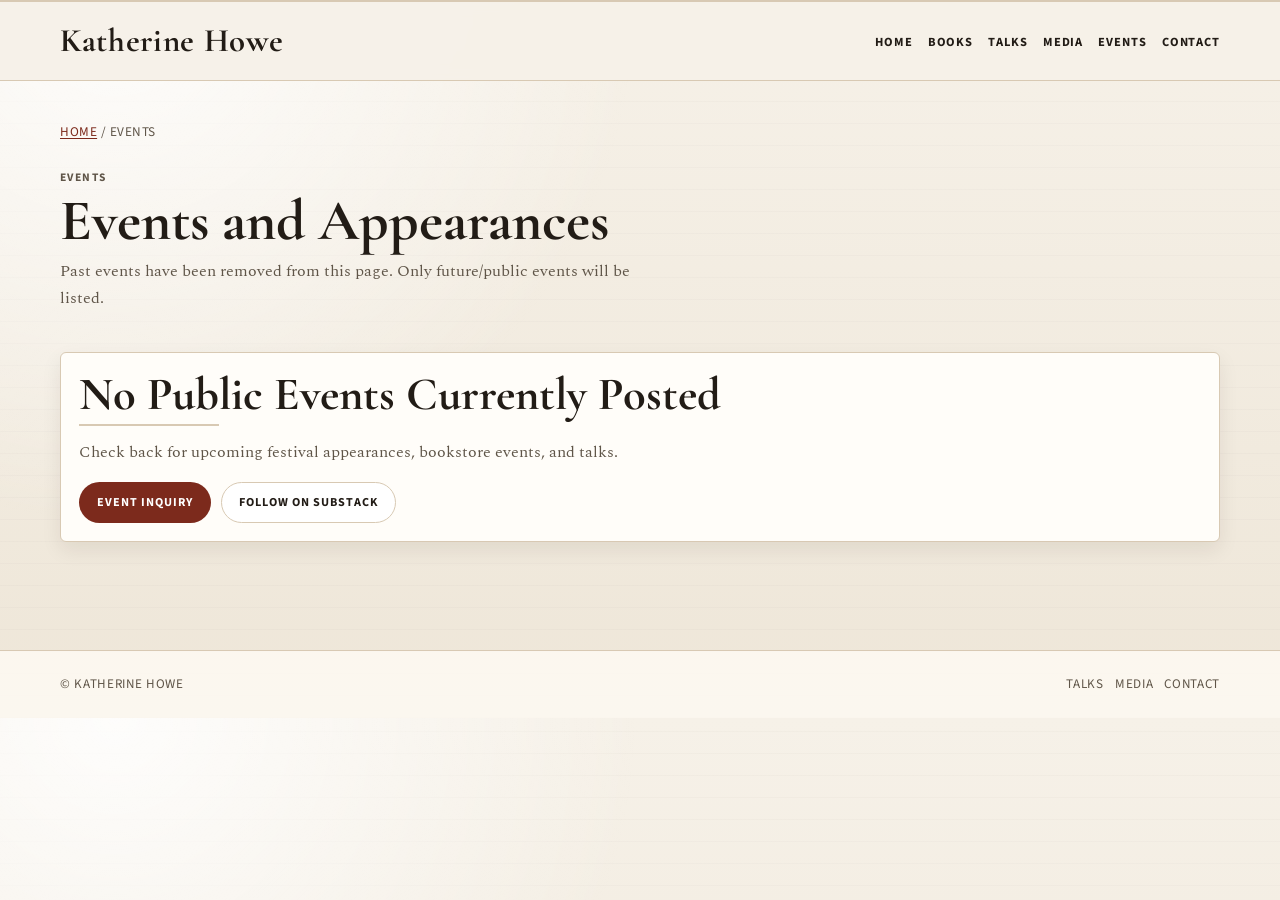
<file: events/index.html>
<!doctype html>
<html lang="en">
  <head>
    <meta charset="utf-8" />
    <meta name="viewport" content="width=device-width, initial-scale=1" />
    <title>Events | Katherine Howe</title>
    <meta name="description" content="Upcoming events and appearances for Katherine Howe." />
    <link rel="canonical" href="https://proflouishyman.github.io/katherinehowe-site/events/" />
    <link rel="preconnect" href="https://fonts.googleapis.com" />
    <link rel="preconnect" href="https://fonts.gstatic.com" crossorigin />
    <link
      href="https://fonts.googleapis.com/css2?family=Cormorant+Garamond:wght@500;600;700&family=Source+Sans+3:wght@400;500;600;700&family=Spectral:wght@400;500;600&display=swap"
      rel="stylesheet"
    />
    <link rel="stylesheet" href="../styles.css" />
  </head>
  <body>
    <header class="site-header">
      <div class="container header-inner">
        <a class="brand" href="../">Katherine Howe</a>
        <nav aria-label="Main navigation">
          <ul class="nav-list">
            <li><a href="../">Home</a></li>
            <li><a href="../books/">Books</a></li>
            <li><a href="../talks/">Talks</a></li>
            <li><a href="../media/">Media</a></li>
            <li><a href="../events/">Events</a></li>
            <li><a href="../contact/">Contact</a></li>
          </ul>
        </nav>
      </div>
    </header>

    <main class="subpage-main">
      <div class="container">
        <p class="breadcrumb"><a href="../">Home</a> / Events</p>

        <section class="page-hero">
          <p class="page-kicker">Events</p>
          <h1>Events and Appearances</h1>
          <p class="lead">Past events have been removed from this page. Only future/public events will be listed.</p>
        </section>

        <section class="section">
          <article class="event-empty">
            <h2 class="section-title">No Public Events Currently Posted</h2>
            <p class="section-intro">
              Check back for upcoming festival appearances, bookstore events, and talks.
            </p>
            <div class="cta-row">
              <a class="btn btn-solid" href="mailto:katherine@katherinehowe.com">Event Inquiry</a>
              <a class="btn btn-ghost" href="https://katherinebhowe.substack.com/" target="_blank" rel="noopener noreferrer">Follow on Substack</a>
            </div>
          </article>
        </section>
      </div>
    </main>

    <footer class="site-footer">
      <div class="container footer-inner">
        <p>&copy; Katherine Howe</p>
        <div class="footer-links">
          <a href="../talks/">Talks</a>
          <a href="../media/">Media</a>
          <a href="../contact/">Contact</a>
        </div>
      </div>
    </footer>
  </body>
</html>
</file>
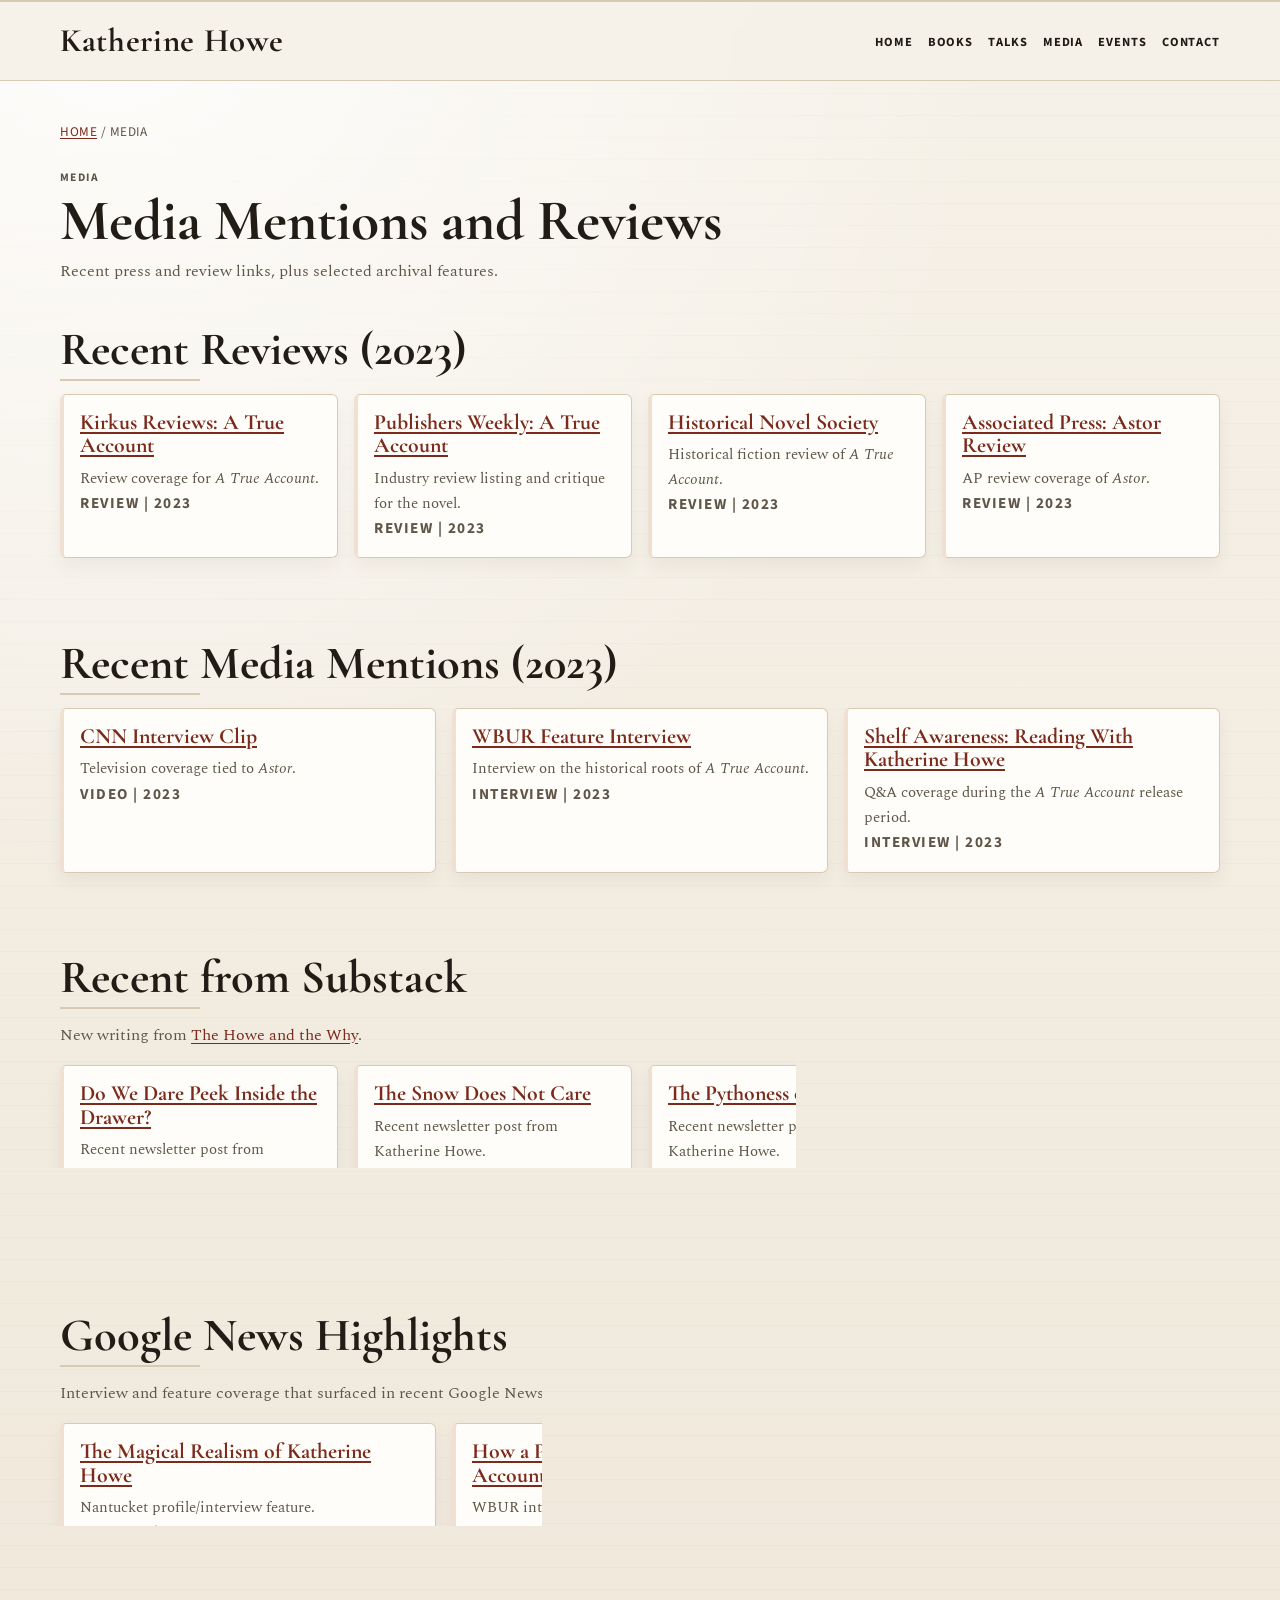
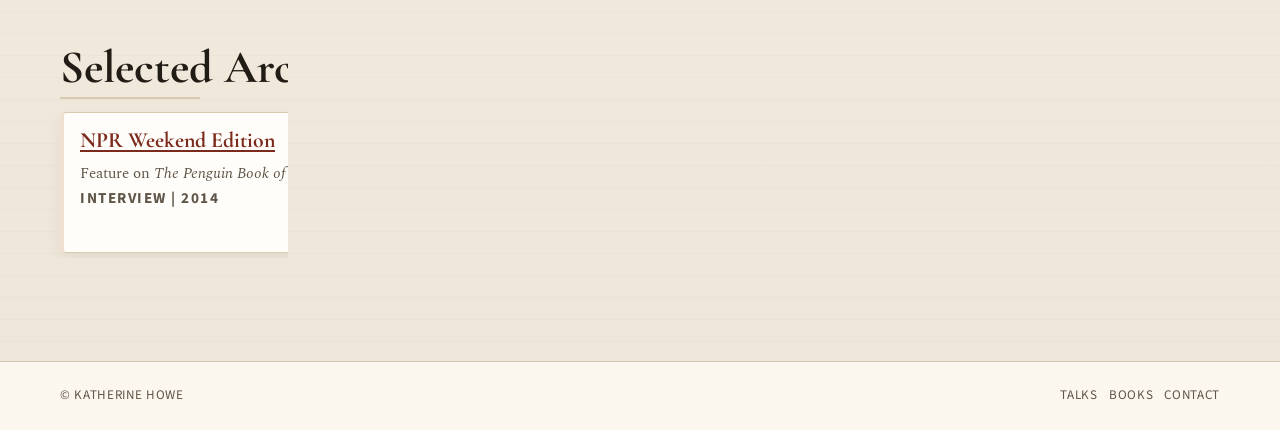
<file: media/index.html>
<!doctype html>
<html lang="en">
  <head>
    <meta charset="utf-8" />
    <meta name="viewport" content="width=device-width, initial-scale=1" />
    <title>Media | Katherine Howe</title>
    <meta name="description" content="Media mentions and reviews for Katherine Howe, including recent coverage and interviews." />
    <link rel="canonical" href="https://proflouishyman.github.io/katherinehowe-site/media/" />
    <link rel="preconnect" href="https://fonts.googleapis.com" />
    <link rel="preconnect" href="https://fonts.gstatic.com" crossorigin />
    <link
      href="https://fonts.googleapis.com/css2?family=Cormorant+Garamond:wght@500;600;700&family=Source+Sans+3:wght@400;500;600;700&family=Spectral:wght@400;500;600&display=swap"
      rel="stylesheet"
    />
    <link rel="stylesheet" href="../styles.css" />
  </head>
  <body>
    <header class="site-header">
      <div class="container header-inner">
        <a class="brand" href="../">Katherine Howe</a>
        <nav aria-label="Main navigation">
          <ul class="nav-list">
            <li><a href="../">Home</a></li>
            <li><a href="../books/">Books</a></li>
            <li><a href="../talks/">Talks</a></li>
            <li><a href="../media/">Media</a></li>
            <li><a href="../events/">Events</a></li>
            <li><a href="../contact/">Contact</a></li>
          </ul>
        </nav>
      </div>
    </header>

    <main class="subpage-main">
      <div class="container">
        <p class="breadcrumb"><a href="../">Home</a> / Media</p>

        <section class="page-hero">
          <p class="page-kicker">Media</p>
          <h1>Media Mentions and Reviews</h1>
          <p class="lead">
            Recent press and review links, plus selected archival features.
          </p>
        </section>

        <section class="section">
          <h2 class="section-title">Recent Reviews (2023)</h2>
          <div class="mention-grid">
            <article class="mention-card">
              <h3><a href="https://www.kirkusreviews.com/book-reviews/katherine-howe/a-true-account/" target="_blank" rel="noopener noreferrer">Kirkus Reviews: A True Account</a></h3>
              <p>Review coverage for <em>A True Account</em>.</p>
              <p class="meta">Review | 2023</p>
            </article>
            <article class="mention-card">
              <h3><a href="https://www.publishersweekly.com/9781250304889" target="_blank" rel="noopener noreferrer">Publishers Weekly: A True Account</a></h3>
              <p>Industry review listing and critique for the novel.</p>
              <p class="meta">Review | 2023</p>
            </article>
            <article class="mention-card">
              <h3><a href="https://historicalnovelsociety.org/reviews/a-true-account-hannah-masurys-sojourn-amongst-the-pyrates-written-by-herself/" target="_blank" rel="noopener noreferrer">Historical Novel Society</a></h3>
              <p>Historical fiction review of <em>A True Account</em>.</p>
              <p class="meta">Review | 2023</p>
            </article>
            <article class="mention-card">
              <h3><a href="https://apnews.com/article/anderson-cooper-astor-family-book-review-1d079a24d773262e85c2c03100139ada" target="_blank" rel="noopener noreferrer">Associated Press: Astor Review</a></h3>
              <p>AP review coverage of <em>Astor</em>.</p>
              <p class="meta">Review | 2023</p>
            </article>
          </div>
        </section>

        <section class="section">
          <h2 class="section-title">Recent Media Mentions (2023)</h2>
          <div class="mention-grid">
            <article class="mention-card">
              <h3><a href="https://www.cnn.com/videos/media/2023/09/26/astor-family-fortune-dynasty-book-ac360-pkg-vpx.cnn" target="_blank" rel="noopener noreferrer">CNN Interview Clip</a></h3>
              <p>Television coverage tied to <em>Astor</em>.</p>
              <p class="meta">Video | 2023</p>
            </article>
            <article class="mention-card">
              <h3><a href="https://www.wbur.org/news/2023/11/20/katherine-howe-new-novel-a-true-account" target="_blank" rel="noopener noreferrer">WBUR Feature Interview</a></h3>
              <p>Interview on the historical roots of <em>A True Account</em>.</p>
              <p class="meta">Interview | 2023</p>
            </article>
            <article class="mention-card">
              <h3><a href="https://www.shelf-awareness.com/theshelf/2023-11-22/reading_with..._katherine_howe.html" target="_blank" rel="noopener noreferrer">Shelf Awareness: Reading With Katherine Howe</a></h3>
              <p>Q&amp;A coverage during the <em>A True Account</em> release period.</p>
              <p class="meta">Interview | 2023</p>
            </article>
          </div>
        </section>

        <section class="section">
          <h2 class="section-title">Recent from Substack</h2>
          <p class="section-intro">
            New writing from <a href="https://katherinebhowe.substack.com/" target="_blank" rel="noopener noreferrer">The Howe and the Why</a>.
          </p>
          <div class="mention-grid">
            <article class="mention-card">
              <h3><a href="https://katherinebhowe.substack.com/p/do-we-dare-peek-inside-the-drawer" target="_blank" rel="noopener noreferrer">Do We Dare Peek Inside the Drawer?</a></h3>
              <p>Recent newsletter post from Katherine Howe.</p>
              <p class="meta">Substack | February 2026</p>
            </article>
            <article class="mention-card">
              <h3><a href="https://katherinebhowe.substack.com/p/the-snow-does-not-care" target="_blank" rel="noopener noreferrer">The Snow Does Not Care</a></h3>
              <p>Recent newsletter post from Katherine Howe.</p>
              <p class="meta">Substack | January 2026</p>
            </article>
            <article class="mention-card">
              <h3><a href="https://katherinebhowe.substack.com/p/the-pythoness-of-fells-point" target="_blank" rel="noopener noreferrer">The Pythoness of Fells Point</a></h3>
              <p>Recent newsletter post from Katherine Howe.</p>
              <p class="meta">Substack | January 2026</p>
            </article>
            <article class="mention-card">
              <h3><a href="https://katherinebhowe.substack.com/p/intelligences-artificial-and-otherwise" target="_blank" rel="noopener noreferrer">AI and the Writing Life</a></h3>
              <p>Essay on writing practice and technology.</p>
              <p class="meta">Substack | September 2025</p>
            </article>
          </div>
        </section>

        <section class="section">
          <h2 class="section-title">Google News Highlights</h2>
          <p class="section-intro">
            Interview and feature coverage that surfaced in recent Google News results.
          </p>
          <div class="mention-grid">
            <article class="mention-card">
              <h3><a href="https://yesterdaysisland.com/the-magical-realism-of-katherine-howe/" target="_blank" rel="noopener noreferrer">The Magical Realism of Katherine Howe</a></h3>
              <p>Nantucket profile/interview feature.</p>
              <p class="meta">Feature | June 2024</p>
            </article>
            <article class="mention-card">
              <h3><a href="https://www.wbur.org/news/2023/11/20/katherine-howe-new-novel-a-true-account" target="_blank" rel="noopener noreferrer">How a Punchbowl Inspired A True Account</a></h3>
              <p>WBUR interview on the origins of <em>A True Account</em>.</p>
              <p class="meta">Interview | November 2023</p>
            </article>
            <article class="mention-card">
              <h3><a href="https://apnews.com/article/anderson-cooper-astor-family-book-review-1d079a24d773262e85c2c03100139ada" target="_blank" rel="noopener noreferrer">AP Review of Astor</a></h3>
              <p>Coverage and review of <em>Astor</em>.</p>
              <p class="meta">Review | September 2023</p>
            </article>
          </div>
        </section>

        <section class="section">
          <h2 class="section-title">Selected Archival Mentions</h2>
          <div class="mention-grid">
            <article class="mention-card">
              <h3><a href="https://www.npr.org/2014/10/26/358610345/the-serious-history-of-hocus-pocus-in-penguin-book-of-witches" target="_blank" rel="noopener noreferrer">NPR Weekend Edition</a></h3>
              <p>Feature on <em>The Penguin Book of Witches</em>.</p>
              <p class="meta">Interview | 2014</p>
            </article>
            <article class="mention-card">
              <h3><a href="https://www.nytimes.com/2014/10/05/books/review/katherine-howes-conversion-and-more.html" target="_blank" rel="noopener noreferrer">The New York Times Review</a></h3>
              <p>Review of <em>Conversion</em> and related books.</p>
              <p class="meta">Review | 2014</p>
            </article>
            <article class="mention-card">
              <h3><a href="https://lareviewofbooks.org/article/girl-trouble/" target="_blank" rel="noopener noreferrer">Los Angeles Review of Books</a></h3>
              <p>Feature writing related to Howe's historical-fiction context.</p>
              <p class="meta">Feature</p>
            </article>
          </div>
        </section>
      </div>
    </main>

    <footer class="site-footer">
      <div class="container footer-inner">
        <p>&copy; Katherine Howe</p>
        <div class="footer-links">
          <a href="../talks/">Talks</a>
          <a href="../books/">Books</a>
          <a href="../contact/">Contact</a>
        </div>
      </div>
    </footer>
  </body>
</html>
</file>
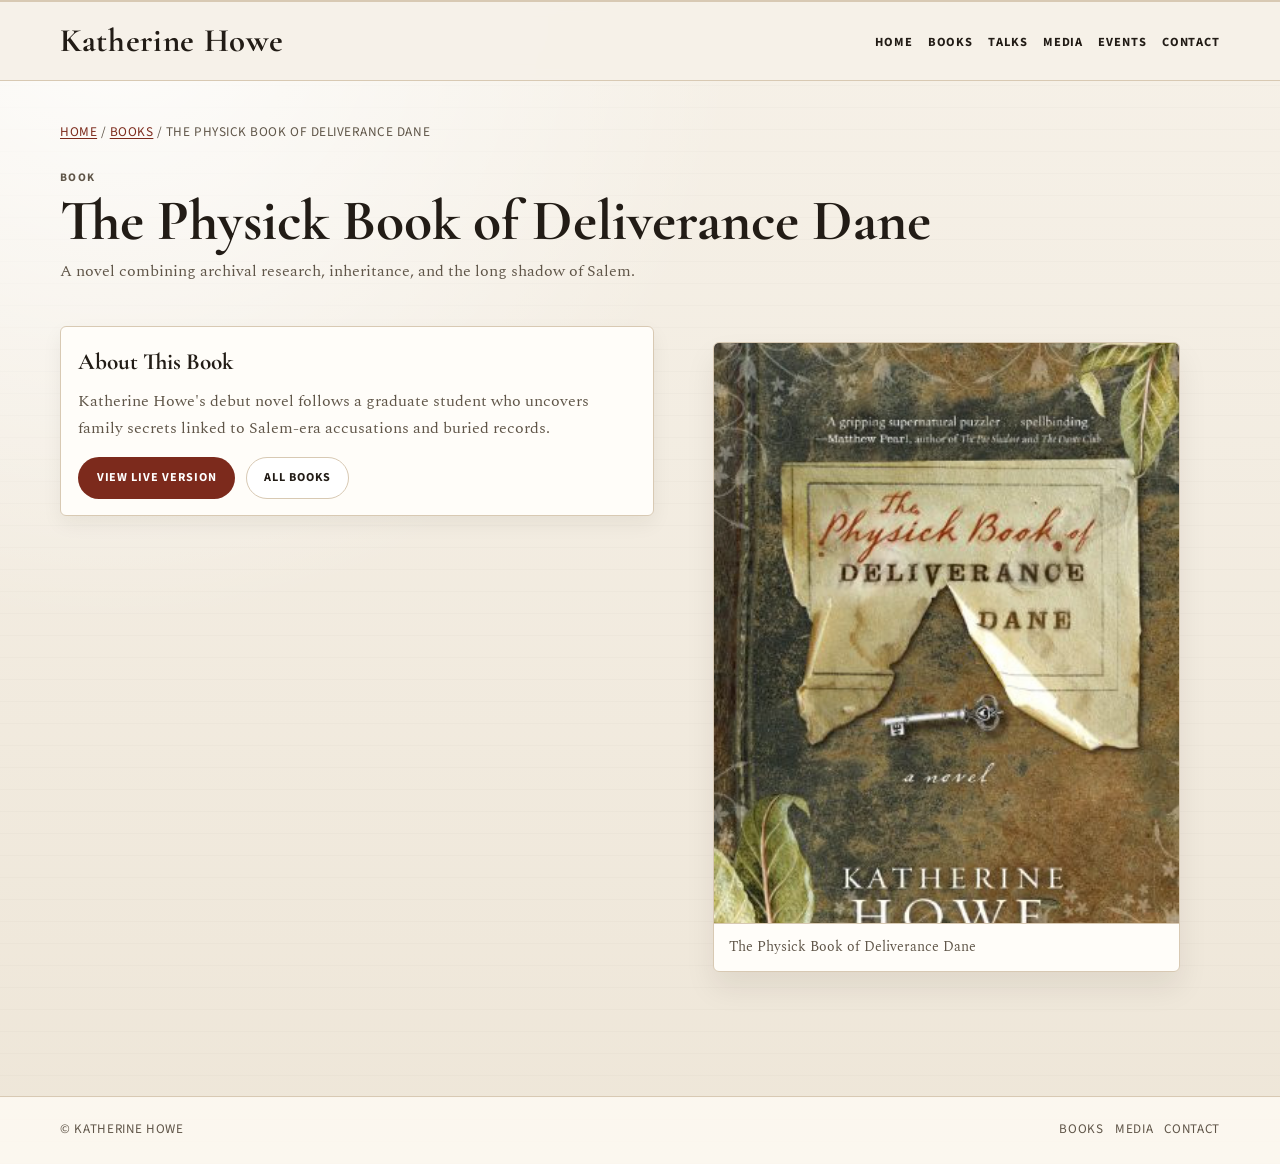
<file: physickbook/index.html>
<!doctype html>
<html lang="en">
  <head>
    <meta charset="utf-8" />
    <meta name="viewport" content="width=device-width, initial-scale=1" />
    <title>The Physick Book of Deliverance Dane | Katherine Howe</title>
    <meta name="description" content="A novel combining archival research, inheritance, and the long shadow of Salem." />
    <link rel="canonical" href="https://proflouishyman.github.io/katherinehowe-site/physickbook/" />
    <link rel="preconnect" href="https://fonts.googleapis.com" />
    <link rel="preconnect" href="https://fonts.gstatic.com" crossorigin />
    <link
      href="https://fonts.googleapis.com/css2?family=Cormorant+Garamond:wght@500;600;700&family=Source+Sans+3:wght@400;500;600;700&family=Spectral:wght@400;500;600&display=swap"
      rel="stylesheet"
    />
    <link rel="stylesheet" href="../styles.css" />
  </head>
  <body>
    <header class="site-header">
      <div class="container header-inner">
        <a class="brand" href="../">Katherine Howe</a>
        <nav aria-label="Main navigation">
          <ul class="nav-list">
            <li><a href="../">Home</a></li>
            <li><a href="../books/">Books</a></li>
            <li><a href="../talks/">Talks</a></li>
            <li><a href="../media/">Media</a></li>
            <li><a href="../events/">Events</a></li>
            <li><a href="../contact/">Contact</a></li>
          </ul>
        </nav>
      </div>
    </header>

    <main class="subpage-main">
      <div class="container">
        <p class="breadcrumb"><a href="../">Home</a> / <a href="../books/">Books</a> / The Physick Book of Deliverance Dane</p>
        <section class="page-hero">
          <p class="page-kicker">Book</p>
          <h1>The Physick Book of Deliverance Dane</h1>
          <p class="lead">A novel combining archival research, inheritance, and the long shadow of Salem.</p>
        </section>

        <section class="split-layout section">
          <article class="info-card">
            <h3>About This Book</h3>
            <p>
              Katherine Howe's debut novel follows a graduate student who uncovers family secrets linked to Salem-era
              accusations and buried records.
            </p>
            <div class="cta-row">
              <a class="btn btn-solid" href="https://www.katherinehowe.com/physickbook" target="_blank" rel="noopener noreferrer">View Live Version</a>
              <a class="btn btn-ghost" href="../books/">All books</a>
            </div>
          </article>

          <figure class="media-box">
            <img src="../assets/images/physickbook.jpg" alt="The Physick Book of Deliverance Dane cover" />
            <figcaption>The Physick Book of Deliverance Dane</figcaption>
          </figure>
        </section>
      </div>
    </main>

    <footer class="site-footer">
      <div class="container footer-inner">
        <p>&copy; Katherine Howe</p>
        <div class="footer-links">
          <a href="../books/">Books</a>
          <a href="../media/">Media</a>
          <a href="../contact/">Contact</a>
        </div>
      </div>
    </footer>
  </body>
</html>
</file>
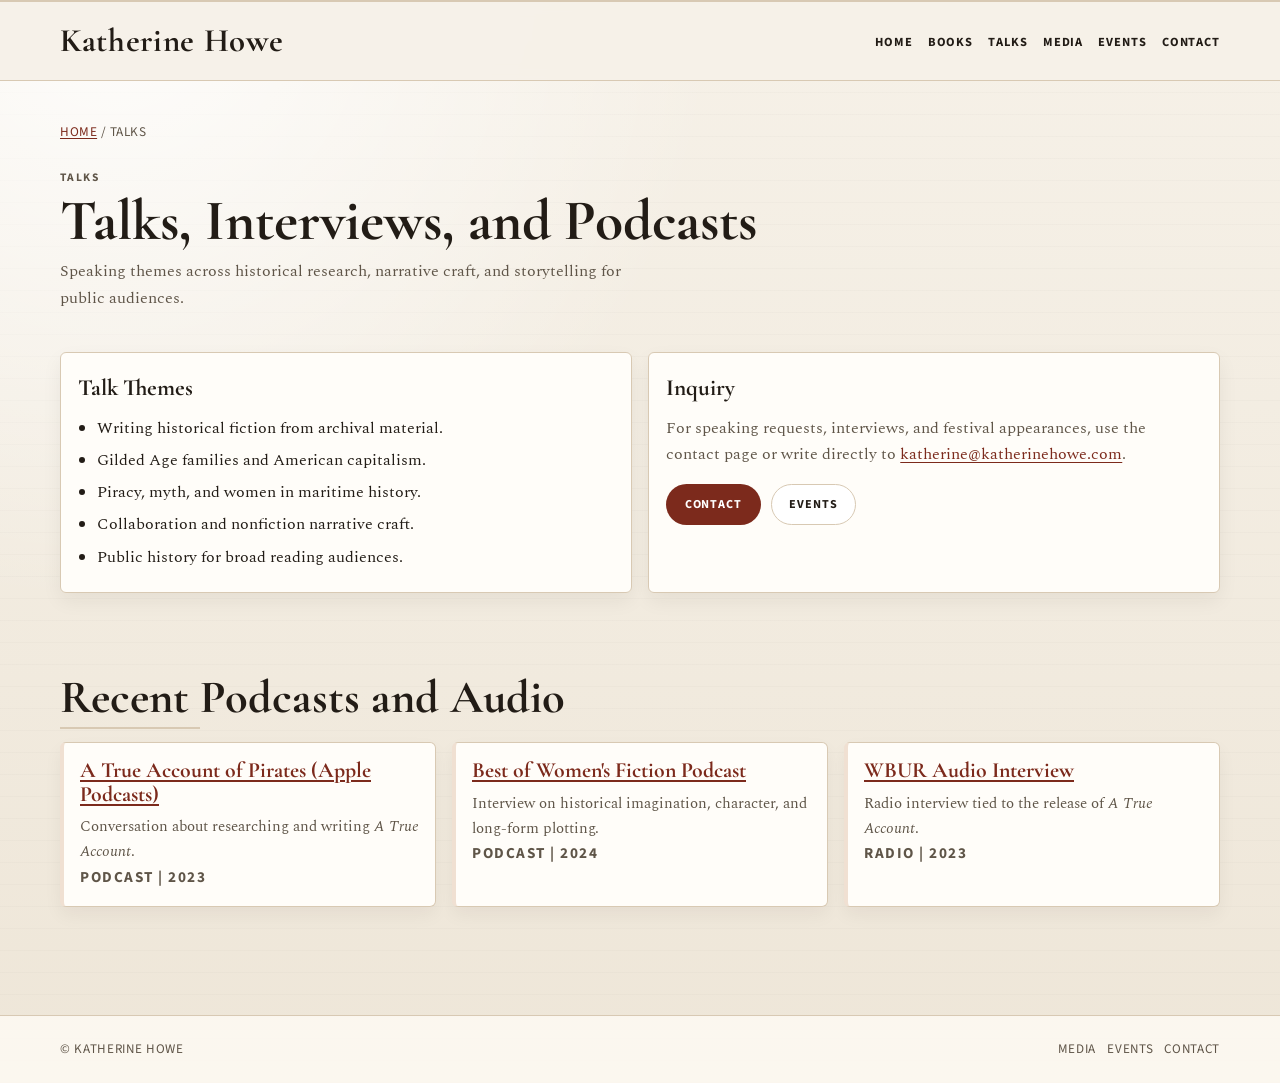
<file: talks/index.html>
<!doctype html>
<html lang="en">
  <head>
    <meta charset="utf-8" />
    <meta name="viewport" content="width=device-width, initial-scale=1" />
    <title>Talks | Katherine Howe</title>
    <meta name="description" content="Talk topics, interviews, and podcast appearances for Katherine Howe." />
    <link rel="canonical" href="https://proflouishyman.github.io/katherinehowe-site/talks/" />
    <link rel="preconnect" href="https://fonts.googleapis.com" />
    <link rel="preconnect" href="https://fonts.gstatic.com" crossorigin />
    <link
      href="https://fonts.googleapis.com/css2?family=Cormorant+Garamond:wght@500;600;700&family=Source+Sans+3:wght@400;500;600;700&family=Spectral:wght@400;500;600&display=swap"
      rel="stylesheet"
    />
    <link rel="stylesheet" href="../styles.css" />
  </head>
  <body>
    <header class="site-header">
      <div class="container header-inner">
        <a class="brand" href="../">Katherine Howe</a>
        <nav aria-label="Main navigation">
          <ul class="nav-list">
            <li><a href="../">Home</a></li>
            <li><a href="../books/">Books</a></li>
            <li><a href="../talks/">Talks</a></li>
            <li><a href="../media/">Media</a></li>
            <li><a href="../events/">Events</a></li>
            <li><a href="../contact/">Contact</a></li>
          </ul>
        </nav>
      </div>
    </header>

    <main class="subpage-main">
      <div class="container">
        <p class="breadcrumb"><a href="../">Home</a> / Talks</p>

        <section class="page-hero">
          <p class="page-kicker">Talks</p>
          <h1>Talks, Interviews, and Podcasts</h1>
          <p class="lead">
            Speaking themes across historical research, narrative craft, and storytelling for public audiences.
          </p>
        </section>

        <section class="section two-col">
          <article class="info-card">
            <h3>Talk Themes</h3>
            <ul class="resource-list">
              <li>Writing historical fiction from archival material.</li>
              <li>Gilded Age families and American capitalism.</li>
              <li>Piracy, myth, and women in maritime history.</li>
              <li>Collaboration and nonfiction narrative craft.</li>
              <li>Public history for broad reading audiences.</li>
            </ul>
          </article>
          <article class="info-card">
            <h3>Inquiry</h3>
            <p>
              For speaking requests, interviews, and festival appearances, use the contact page or write directly to
              <a href="mailto:katherine@katherinehowe.com">katherine@katherinehowe.com</a>.
            </p>
            <div class="cta-row">
              <a class="btn btn-solid" href="../contact/">Contact</a>
              <a class="btn btn-ghost" href="../events/">Events</a>
            </div>
          </article>
        </section>

        <section class="section">
          <h2 class="section-title">Recent Podcasts and Audio</h2>
          <div class="mention-grid">
            <article class="mention-card">
              <h3><a href="https://podcasts.apple.com/us/podcast/a-true-account-of-pirates-with-katherine-howe/id1643770324?i=1000635769722" target="_blank" rel="noopener noreferrer">A True Account of Pirates (Apple Podcasts)</a></h3>
              <p>Conversation about researching and writing <em>A True Account</em>.</p>
              <p class="meta">Podcast | 2023</p>
            </article>
            <article class="mention-card">
              <h3><a href="https://www.bestofwomensfiction.com/episodes/katherine-howe" target="_blank" rel="noopener noreferrer">Best of Women's Fiction Podcast</a></h3>
              <p>Interview on historical imagination, character, and long-form plotting.</p>
              <p class="meta">Podcast | 2024</p>
            </article>
            <article class="mention-card">
              <h3><a href="https://www.wbur.org/news/2023/11/20/katherine-howe-new-novel-a-true-account" target="_blank" rel="noopener noreferrer">WBUR Audio Interview</a></h3>
              <p>Radio interview tied to the release of <em>A True Account</em>.</p>
              <p class="meta">Radio | 2023</p>
            </article>
          </div>
        </section>
      </div>
    </main>

    <footer class="site-footer">
      <div class="container footer-inner">
        <p>&copy; Katherine Howe</p>
        <div class="footer-links">
          <a href="../media/">Media</a>
          <a href="../events/">Events</a>
          <a href="../contact/">Contact</a>
        </div>
      </div>
    </footer>
  </body>
</html>
</file>
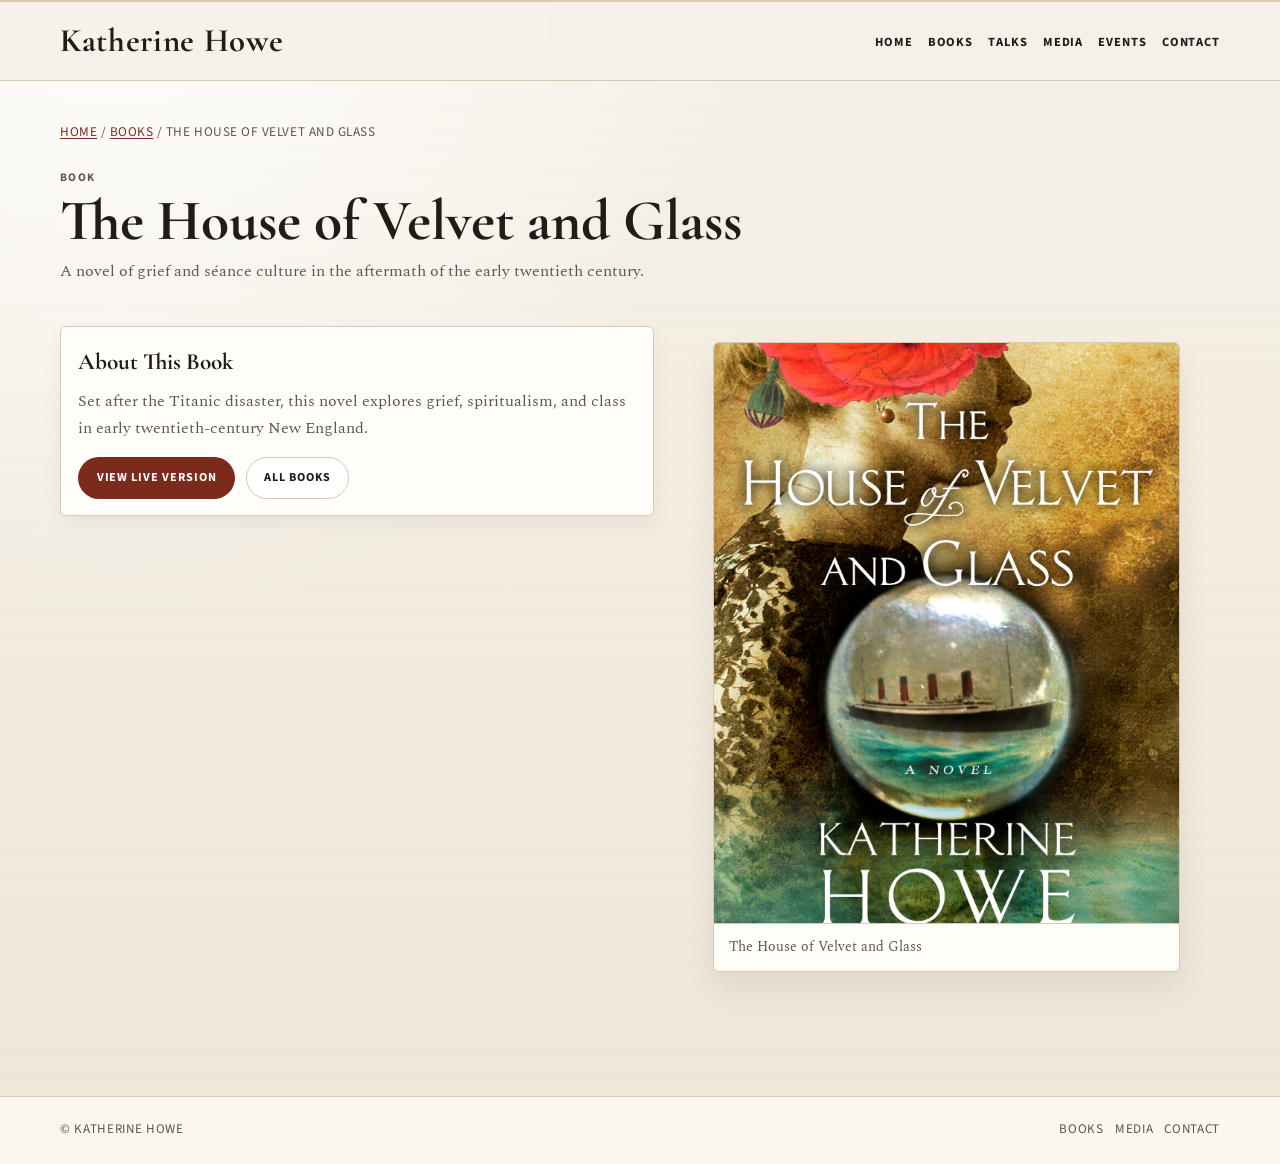
<file: the-house-of-velvet-and-glass/index.html>
<!doctype html>
<html lang="en">
  <head>
    <meta charset="utf-8" />
    <meta name="viewport" content="width=device-width, initial-scale=1" />
    <title>The House of Velvet and Glass | Katherine Howe</title>
    <meta name="description" content="A novel of grief and séance culture in the aftermath of the early twentieth century." />
    <link rel="canonical" href="https://proflouishyman.github.io/katherinehowe-site/the-house-of-velvet-and-glass/" />
    <link rel="preconnect" href="https://fonts.googleapis.com" />
    <link rel="preconnect" href="https://fonts.gstatic.com" crossorigin />
    <link
      href="https://fonts.googleapis.com/css2?family=Cormorant+Garamond:wght@500;600;700&family=Source+Sans+3:wght@400;500;600;700&family=Spectral:wght@400;500;600&display=swap"
      rel="stylesheet"
    />
    <link rel="stylesheet" href="../styles.css" />
  </head>
  <body>
    <header class="site-header">
      <div class="container header-inner">
        <a class="brand" href="../">Katherine Howe</a>
        <nav aria-label="Main navigation">
          <ul class="nav-list">
            <li><a href="../">Home</a></li>
            <li><a href="../books/">Books</a></li>
            <li><a href="../talks/">Talks</a></li>
            <li><a href="../media/">Media</a></li>
            <li><a href="../events/">Events</a></li>
            <li><a href="../contact/">Contact</a></li>
          </ul>
        </nav>
      </div>
    </header>

    <main class="subpage-main">
      <div class="container">
        <p class="breadcrumb"><a href="../">Home</a> / <a href="../books/">Books</a> / The House of Velvet and Glass</p>
        <section class="page-hero">
          <p class="page-kicker">Book</p>
          <h1>The House of Velvet and Glass</h1>
          <p class="lead">A novel of grief and séance culture in the aftermath of the early twentieth century.</p>
        </section>

        <section class="split-layout section">
          <article class="info-card">
            <h3>About This Book</h3>
            <p>
              Set after the Titanic disaster, this novel explores grief, spiritualism, and class in
              early twentieth-century New England.
            </p>
            <div class="cta-row">
              <a class="btn btn-solid" href="https://www.katherinehowe.com/the-house-of-velvet-and-glass" target="_blank" rel="noopener noreferrer">View Live Version</a>
              <a class="btn btn-ghost" href="../books/">All books</a>
            </div>
          </article>

          <figure class="media-box">
            <img src="../assets/images/house-of-velvet.jpg" alt="The House of Velvet and Glass cover" />
            <figcaption>The House of Velvet and Glass</figcaption>
          </figure>
        </section>
      </div>
    </main>

    <footer class="site-footer">
      <div class="container footer-inner">
        <p>&copy; Katherine Howe</p>
        <div class="footer-links">
          <a href="../books/">Books</a>
          <a href="../media/">Media</a>
          <a href="../contact/">Contact</a>
        </div>
      </div>
    </footer>
  </body>
</html>
</file>
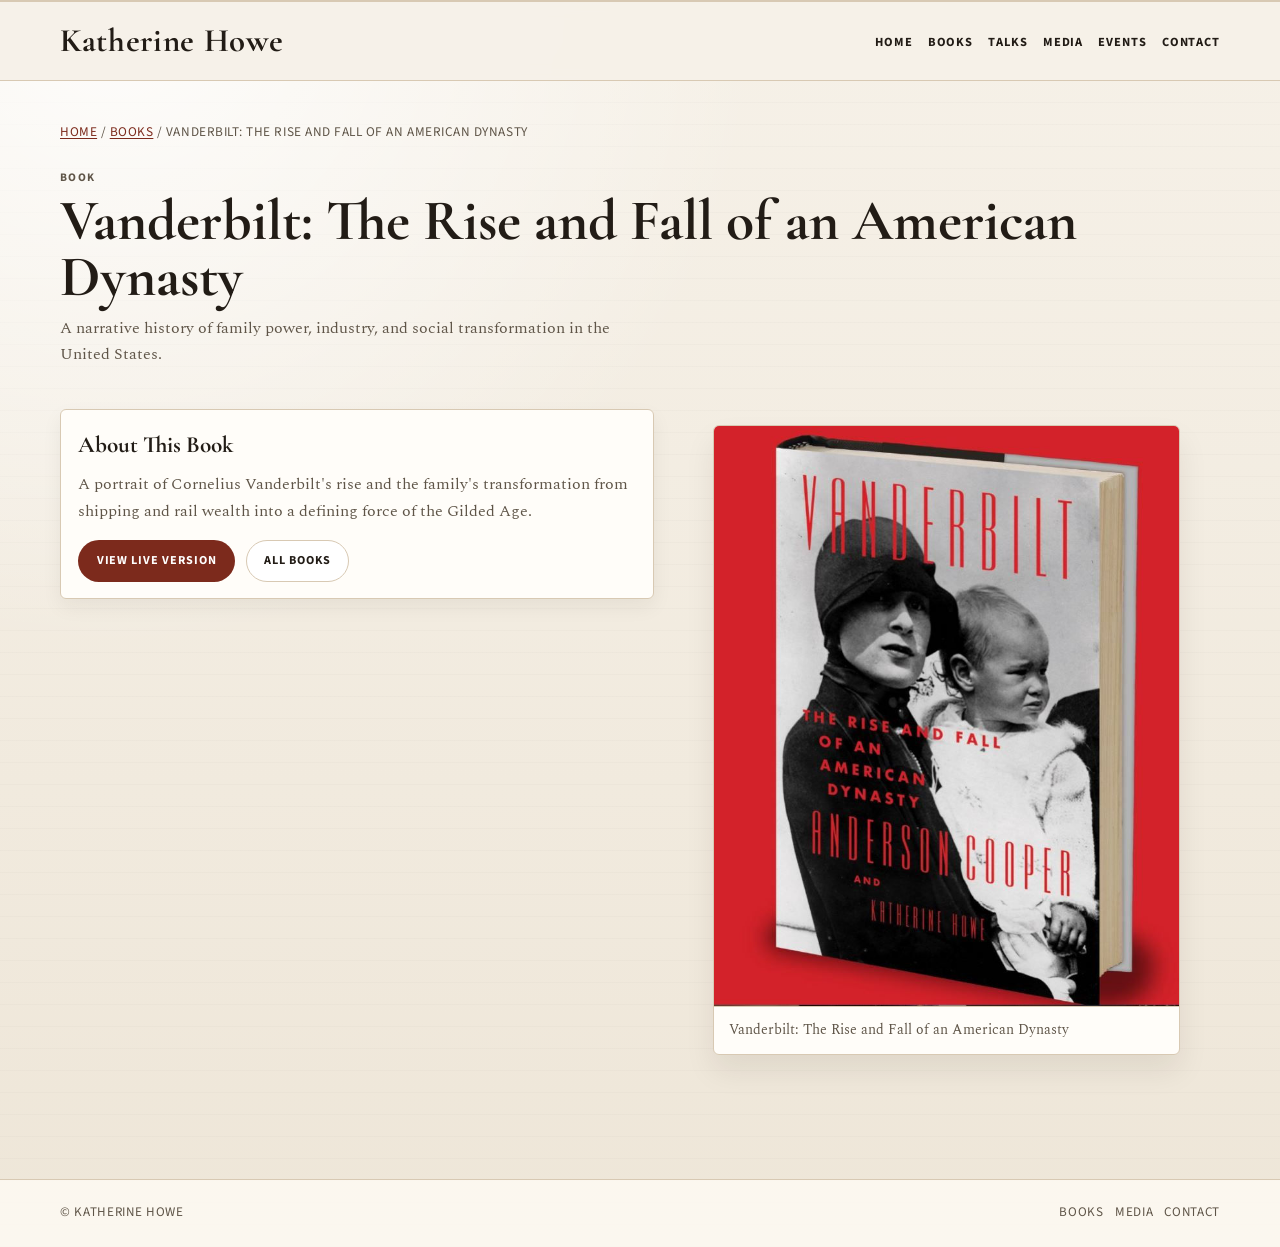
<file: vanderbilt/index.html>
<!doctype html>
<html lang="en">
  <head>
    <meta charset="utf-8" />
    <meta name="viewport" content="width=device-width, initial-scale=1" />
    <title>Vanderbilt: The Rise and Fall of an American Dynasty | Katherine Howe</title>
    <meta name="description" content="A narrative history of family power, industry, and social transformation in the United States." />
    <link rel="canonical" href="https://proflouishyman.github.io/katherinehowe-site/vanderbilt/" />
    <link rel="preconnect" href="https://fonts.googleapis.com" />
    <link rel="preconnect" href="https://fonts.gstatic.com" crossorigin />
    <link
      href="https://fonts.googleapis.com/css2?family=Cormorant+Garamond:wght@500;600;700&family=Source+Sans+3:wght@400;500;600;700&family=Spectral:wght@400;500;600&display=swap"
      rel="stylesheet"
    />
    <link rel="stylesheet" href="../styles.css" />
  </head>
  <body>
    <header class="site-header">
      <div class="container header-inner">
        <a class="brand" href="../">Katherine Howe</a>
        <nav aria-label="Main navigation">
          <ul class="nav-list">
            <li><a href="../">Home</a></li>
            <li><a href="../books/">Books</a></li>
            <li><a href="../talks/">Talks</a></li>
            <li><a href="../media/">Media</a></li>
            <li><a href="../events/">Events</a></li>
            <li><a href="../contact/">Contact</a></li>
          </ul>
        </nav>
      </div>
    </header>

    <main class="subpage-main">
      <div class="container">
        <p class="breadcrumb"><a href="../">Home</a> / <a href="../books/">Books</a> / Vanderbilt: The Rise and Fall of an American Dynasty</p>
        <section class="page-hero">
          <p class="page-kicker">Book</p>
          <h1>Vanderbilt: The Rise and Fall of an American Dynasty</h1>
          <p class="lead">A narrative history of family power, industry, and social transformation in the United States.</p>
        </section>

        <section class="split-layout section">
          <article class="info-card">
            <h3>About This Book</h3>
            <p>
              A portrait of Cornelius Vanderbilt's rise and the family's transformation from shipping and rail wealth
              into a defining force of the Gilded Age.
            </p>
            <div class="cta-row">
              <a class="btn btn-solid" href="https://www.katherinehowe.com/vanderbilt" target="_blank" rel="noopener noreferrer">View Live Version</a>
              <a class="btn btn-ghost" href="../books/">All books</a>
            </div>
          </article>

          <figure class="media-box">
            <img src="../assets/images/vanderbilt.jpg" alt="Vanderbilt: The Rise and Fall of an American Dynasty cover" />
            <figcaption>Vanderbilt: The Rise and Fall of an American Dynasty</figcaption>
          </figure>
        </section>
      </div>
    </main>

    <footer class="site-footer">
      <div class="container footer-inner">
        <p>&copy; Katherine Howe</p>
        <div class="footer-links">
          <a href="../books/">Books</a>
          <a href="../media/">Media</a>
          <a href="../contact/">Contact</a>
        </div>
      </div>
    </footer>
  </body>
</html>
</file>
<file: styles.css>
/* Literary editorial system: paper texture, serif-led typography, and restrained accents. */
:root {
  --paper: #f6f1e8;
  --paper-deep: #eee6d8;
  --surface: #fffdf9;
  --surface-soft: #f8f3ea;
  --ink: #221c16;
  --ink-soft: #5f5548;
  --line: #d8c9b3;
  --accent: #7c2a1c;
  --accent-strong: #57190f;
  --accent-soft: #f0e0d2;
  --radius: 6px;
  --shadow: 0 16px 30px rgba(40, 28, 15, 0.08);
}

*,
*::before,
*::after {
  box-sizing: border-box;
}

body {
  margin: 0;
  color: var(--ink);
  font-family: "Spectral", "Georgia", serif;
  line-height: 1.66;
  background:
    radial-gradient(circle at 9% 0%, rgba(255, 255, 255, 0.86) 0%, rgba(255, 255, 255, 0) 38%),
    repeating-linear-gradient(0deg, rgba(34, 28, 22, 0.02), rgba(34, 28, 22, 0.02) 1px, transparent 1px, transparent 22px),
    linear-gradient(180deg, var(--paper) 0%, var(--paper-deep) 100%);
}

img {
  display: block;
  max-width: 100%;
}

a {
  color: var(--accent);
  text-underline-offset: 0.16em;
}

a:hover {
  color: var(--accent-strong);
}

.container {
  width: min(1160px, calc(100% - 2.4rem));
  margin: 0 auto;
}

.site-header {
  position: sticky;
  top: 0;
  z-index: 25;
  border-top: 2px solid var(--line);
  border-bottom: 1px solid var(--line);
  background: rgba(246, 241, 232, 0.95);
  backdrop-filter: blur(7px);
}

.header-inner {
  min-height: 4.9rem;
  display: flex;
  justify-content: space-between;
  align-items: center;
  gap: 1rem;
}

.brand {
  color: var(--ink);
  text-decoration: none;
  font-family: "Cormorant Garamond", "Times New Roman", serif;
  font-size: 2.05rem;
  font-weight: 700;
  line-height: 1;
  letter-spacing: 0.02em;
}

.nav-list {
  margin: 0;
  padding: 0;
  list-style: none;
  display: flex;
  flex-wrap: wrap;
  gap: 0.95rem;
}

.nav-list a {
  color: var(--ink);
  text-decoration: none;
  font-family: "Source Sans 3", sans-serif;
  text-transform: uppercase;
  letter-spacing: 0.07em;
  font-weight: 700;
  font-size: 0.78rem;
}

.nav-list a:hover {
  color: var(--accent);
}

.subpage-main {
  padding: 2.5rem 0 4.2rem;
}

.breadcrumb {
  margin: 0 0 1.55rem;
  color: var(--ink-soft);
  font-family: "Source Sans 3", sans-serif;
  font-size: 0.83rem;
  letter-spacing: 0.04em;
  text-transform: uppercase;
}

.hero {
  padding: 2.3rem 0 1.5rem;
}

.hero-grid {
  display: grid;
  grid-template-columns: 1.08fr 0.92fr;
  gap: 1.6rem;
  align-items: start;
}

.hero h1 {
  margin: 0 0 0.7rem;
  font-family: "Cormorant Garamond", "Times New Roman", serif;
  font-size: clamp(2.75rem, 7vw, 5rem);
  line-height: 0.95;
  letter-spacing: 0.01em;
}

.hero p {
  margin: 0.58rem 0;
  color: var(--ink-soft);
  max-width: 64ch;
}

/* Drop cap treatment to reinforce the literary direction on the lead paragraph. */
.hero p:first-of-type::first-letter {
  float: left;
  font-family: "Cormorant Garamond", "Times New Roman", serif;
  font-size: 3.3rem;
  line-height: 0.8;
  margin: 0.16rem 0.28rem 0 0;
  color: var(--accent);
}

.page-kicker {
  margin: 0 0 0.35rem;
  color: var(--ink-soft);
  font-family: "Source Sans 3", sans-serif;
  text-transform: uppercase;
  letter-spacing: 0.12em;
  font-size: 0.72rem;
  font-weight: 700;
}

.page-hero h1 {
  margin: 0 0 0.55rem;
  font-family: "Cormorant Garamond", "Times New Roman", serif;
  font-size: clamp(2.45rem, 5vw, 3.6rem);
  line-height: 0.98;
}

.page-hero .lead,
.lead {
  margin: 0;
  color: var(--ink-soft);
  max-width: 74ch;
}

.hero-image {
  border: 1px solid var(--line);
  border-radius: var(--radius);
  overflow: hidden;
  box-shadow: var(--shadow);
  background: var(--surface);
  position: relative;
}

.hero-image::after {
  content: "";
  position: absolute;
  inset: 10px;
  border: 1px solid rgba(255, 255, 255, 0.5);
  pointer-events: none;
}

.hero-image img {
  width: 100%;
  aspect-ratio: 4 / 5;
  object-fit: cover;
}

.section {
  padding: 2.55rem 0;
}

.section-title {
  margin: 0 0 0.8rem;
  color: var(--ink);
  font-family: "Cormorant Garamond", "Times New Roman", serif;
  font-size: clamp(2.05rem, 4.2vw, 2.9rem);
  line-height: 1;
  position: relative;
  padding-bottom: 0.55rem;
}

.section-title::after {
  content: "";
  position: absolute;
  left: 0;
  bottom: 0;
  width: min(140px, 36%);
  border-bottom: 2px solid var(--line);
}

.section-intro {
  margin: 0 0 1.05rem;
  color: var(--ink-soft);
  max-width: 74ch;
}

.book-grid {
  display: grid;
  grid-template-columns: repeat(auto-fit, minmax(225px, 1fr));
  gap: 1rem;
}

.book-card {
  display: grid;
  grid-template-rows: 302px auto auto;
  border: 1px solid var(--line);
  border-radius: var(--radius);
  background: var(--surface);
  box-shadow: 0 9px 22px rgba(40, 28, 15, 0.08);
  overflow: hidden;
  transition: transform 180ms ease, box-shadow 180ms ease;
}

.book-card:hover {
  transform: translateY(-3px);
  box-shadow: 0 14px 28px rgba(40, 28, 15, 0.12);
}

.book-card img {
  width: 100%;
  height: 302px;
  object-fit: cover;
  background: var(--surface-soft);
  filter: saturate(0.92) contrast(1.03);
}

.book-card h3 {
  margin: 0.86rem 0.95rem 0.22rem;
  font-family: "Cormorant Garamond", "Times New Roman", serif;
  font-size: 1.45rem;
  line-height: 1.05;
}

.book-card h3 a {
  color: inherit;
  text-decoration: none;
}

.book-card p {
  margin: 0 0.95rem 0.95rem;
  color: var(--ink-soft);
  font-size: 0.95rem;
}

.card-grid {
  display: grid;
  grid-template-columns: repeat(auto-fit, minmax(290px, 1fr));
  gap: 1rem;
}

.info-card {
  background: var(--surface);
  border: 1px solid var(--line);
  border-radius: var(--radius);
  padding: 1rem 1.08rem;
  box-shadow: 0 8px 20px rgba(40, 28, 15, 0.06);
}

.info-card h3 {
  margin: 0 0 0.46rem;
  color: var(--ink);
  font-family: "Cormorant Garamond", "Times New Roman", serif;
  font-size: 1.45rem;
}

.info-card p {
  margin: 0;
  color: var(--ink-soft);
}

.mention-grid {
  display: grid;
  grid-template-columns: repeat(auto-fit, minmax(250px, 1fr));
  gap: 1rem;
}

.mention-card {
  border: 1px solid var(--line);
  border-left: 4px solid var(--accent-soft);
  border-radius: var(--radius);
  background: var(--surface);
  padding: 1rem;
  box-shadow: 0 8px 18px rgba(40, 28, 15, 0.05);
}

.mention-card h3 {
  margin: 0 0 0.5rem;
  color: var(--ink);
  font-family: "Cormorant Garamond", "Times New Roman", serif;
  font-size: 1.36rem;
  line-height: 1.08;
}

.mention-card p {
  margin: 0;
  color: var(--ink-soft);
  font-size: 0.95rem;
}

.meta {
  margin-top: 0.74rem;
  color: #7a6c5a;
  font-family: "Source Sans 3", sans-serif;
  font-size: 0.74rem;
  text-transform: uppercase;
  letter-spacing: 0.1em;
  font-weight: 700;
}

.resource-list {
  margin: 0;
  padding-left: 1.2rem;
}

.resource-list li {
  margin: 0.35rem 0;
}

.link-list {
  margin: 0;
  padding: 0;
  list-style: none;
  display: grid;
  gap: 0.5rem;
}

.link-list li {
  background: var(--surface);
  border: 1px solid var(--line);
  border-radius: var(--radius);
  padding: 0.65rem 0.8rem;
}

/* Contact form styles for static hosting compatibility. */
.contact-layout {
  display: grid;
  grid-template-columns: 1.12fr 0.88fr;
  gap: 1rem;
}

.contact-card .section-intro {
  margin-bottom: 0.9rem;
}

.contact-form {
  display: grid;
  gap: 0.55rem;
}

.contact-form label {
  margin-top: 0.35rem;
  color: var(--ink);
  font-family: "Source Sans 3", sans-serif;
  font-weight: 700;
  letter-spacing: 0.03em;
  font-size: 0.8rem;
  text-transform: uppercase;
}

.contact-form input,
.contact-form textarea {
  width: 100%;
  border: 1px solid var(--line);
  border-radius: var(--radius);
  background: #fff;
  color: var(--ink);
  font: inherit;
  padding: 0.62rem 0.72rem;
}

.contact-form textarea {
  resize: vertical;
}

.contact-form input:focus,
.contact-form textarea:focus {
  outline: 2px solid rgba(124, 42, 28, 0.22);
  outline-offset: 1px;
  border-color: var(--accent);
}

.contact-form button {
  margin-top: 0.55rem;
  border: 1px solid transparent;
  border-radius: 999px;
  background: var(--accent);
  color: #fff;
  font-family: "Source Sans 3", sans-serif;
  font-weight: 700;
  letter-spacing: 0.04em;
  text-transform: uppercase;
  font-size: 0.78rem;
  padding: 0.64rem 1rem;
  cursor: pointer;
}

.contact-form button:hover {
  background: var(--accent-strong);
}

.honeypot {
  display: none;
}

.profile-card h3 {
  margin-top: 0;
}

.social-icon-list {
  margin: 0.85rem 0 0;
  padding: 0;
  list-style: none;
  display: grid;
  gap: 0.55rem;
}

.social-link {
  display: flex;
  align-items: center;
  gap: 0.58rem;
  text-decoration: none;
  color: var(--ink);
  background: var(--surface-soft);
  border: 1px solid var(--line);
  border-radius: var(--radius);
  padding: 0.56rem 0.72rem;
  font-family: "Source Sans 3", sans-serif;
  font-weight: 700;
  letter-spacing: 0.02em;
}

.social-link:hover {
  color: var(--accent);
  border-color: var(--accent);
}

.platform-icon {
  display: inline-flex;
  align-items: center;
  justify-content: center;
  width: 1.2rem;
  height: 1.2rem;
  color: var(--accent);
}

.platform-icon svg {
  width: 1.1rem;
  height: 1.1rem;
  stroke: currentColor;
  stroke-width: 1.8;
  fill: none;
  stroke-linecap: round;
  stroke-linejoin: round;
}

.social-row {
  margin-top: 0.9rem;
  display: flex;
  flex-wrap: wrap;
  gap: 0.6rem;
}

.social-chip {
  text-decoration: none;
  border: 1px solid var(--line);
  border-radius: 999px;
  background: var(--surface-soft);
  color: var(--ink);
  font-family: "Source Sans 3", sans-serif;
  font-size: 0.76rem;
  text-transform: uppercase;
  letter-spacing: 0.07em;
  font-weight: 700;
  padding: 0.38rem 0.74rem;
}

.social-chip:hover {
  border-color: var(--accent);
  color: var(--accent);
}

.cta-row {
  margin-top: 1rem;
  display: flex;
  flex-wrap: wrap;
  gap: 0.65rem;
}

.btn {
  display: inline-flex;
  align-items: center;
  justify-content: center;
  text-decoration: none;
  border-radius: 999px;
  font-family: "Source Sans 3", sans-serif;
  text-transform: uppercase;
  letter-spacing: 0.08em;
  font-weight: 700;
  font-size: 0.76rem;
  padding: 0.6rem 1.08rem;
  border: 1px solid transparent;
}

.btn-solid {
  color: #fff;
  background: var(--accent);
}

.btn-solid:hover {
  background: var(--accent-strong);
}

.btn-ghost {
  color: var(--ink);
  background: #fff;
  border-color: var(--line);
}

.notice {
  margin: 1rem 0 0;
  border-left: 4px solid var(--accent);
  background: var(--accent-soft);
  color: #5a4536;
  padding: 0.78rem 0.92rem;
  border-radius: 0 var(--radius) var(--radius) 0;
  font-size: 0.93rem;
}

.split-layout {
  display: grid;
  grid-template-columns: 1fr 0.92fr;
  gap: 1.2rem;
  align-items: start;
}

.media-box {
  border: 1px solid var(--line);
  border-radius: var(--radius);
  background: var(--surface);
  overflow: hidden;
  box-shadow: var(--shadow);
}

.media-box img {
  width: 100%;
  aspect-ratio: 4 / 5;
  object-fit: cover;
}

.media-box figcaption {
  margin: 0;
  padding: 0.72rem 0.92rem;
  font-size: 0.88rem;
  color: var(--ink-soft);
  border-top: 1px solid var(--line);
}

.two-col {
  display: grid;
  grid-template-columns: 1fr 1fr;
  gap: 1rem;
}

.event-empty {
  background: var(--surface);
  border: 1px solid var(--line);
  border-radius: var(--radius);
  box-shadow: 0 8px 20px rgba(40, 28, 15, 0.08);
  padding: 1.1rem;
}

.site-footer {
  border-top: 1px solid var(--line);
  background: rgba(255, 252, 246, 0.8);
}

.footer-inner {
  min-height: 4.2rem;
  display: flex;
  align-items: center;
  justify-content: space-between;
  gap: 0.9rem;
}

.footer-inner p {
  margin: 0;
  color: var(--ink-soft);
  font-family: "Source Sans 3", sans-serif;
  font-size: 0.82rem;
  letter-spacing: 0.05em;
  text-transform: uppercase;
}

.footer-links {
  display: flex;
  flex-wrap: wrap;
  gap: 0.7rem;
}

.footer-links a {
  color: var(--ink-soft);
  text-decoration: none;
  font-family: "Source Sans 3", sans-serif;
  font-size: 0.82rem;
  text-transform: uppercase;
  letter-spacing: 0.05em;
}

.footer-links a:hover {
  color: var(--accent);
}

/* Simple staged reveal to avoid flat loading while keeping motion restrained. */
.page-hero,
.hero,
.section {
  animation: fade-rise 560ms ease both;
}

.section:nth-of-type(2) {
  animation-delay: 40ms;
}

.section:nth-of-type(3) {
  animation-delay: 90ms;
}

@keyframes fade-rise {
  from {
    opacity: 0;
    transform: translateY(10px);
  }

  to {
    opacity: 1;
    transform: translateY(0);
  }
}

@media (prefers-reduced-motion: reduce) {
  .page-hero,
  .hero,
  .section {
    animation: none;
  }

  .book-card {
    transition: none;
  }
}

@media (max-width: 960px) {
  .hero-grid,
  .split-layout,
  .two-col,
  .contact-layout {
    grid-template-columns: 1fr;
  }

  .hero-image img,
  .media-box img {
    aspect-ratio: 16 / 10;
  }

  .header-inner {
    align-items: flex-start;
    padding-top: 0.85rem;
    padding-bottom: 0.85rem;
    flex-direction: column;
  }

  .brand {
    font-size: 1.8rem;
  }
}

@media (max-width: 640px) {
  .container {
    width: min(1160px, calc(100% - 1.3rem));
  }

  .book-card {
    grid-template-rows: 280px auto auto;
  }

  .book-card img {
    height: 280px;
  }

  .nav-list {
    gap: 0.72rem;
  }

  .nav-list a {
    font-size: 0.74rem;
  }
}
</file>
